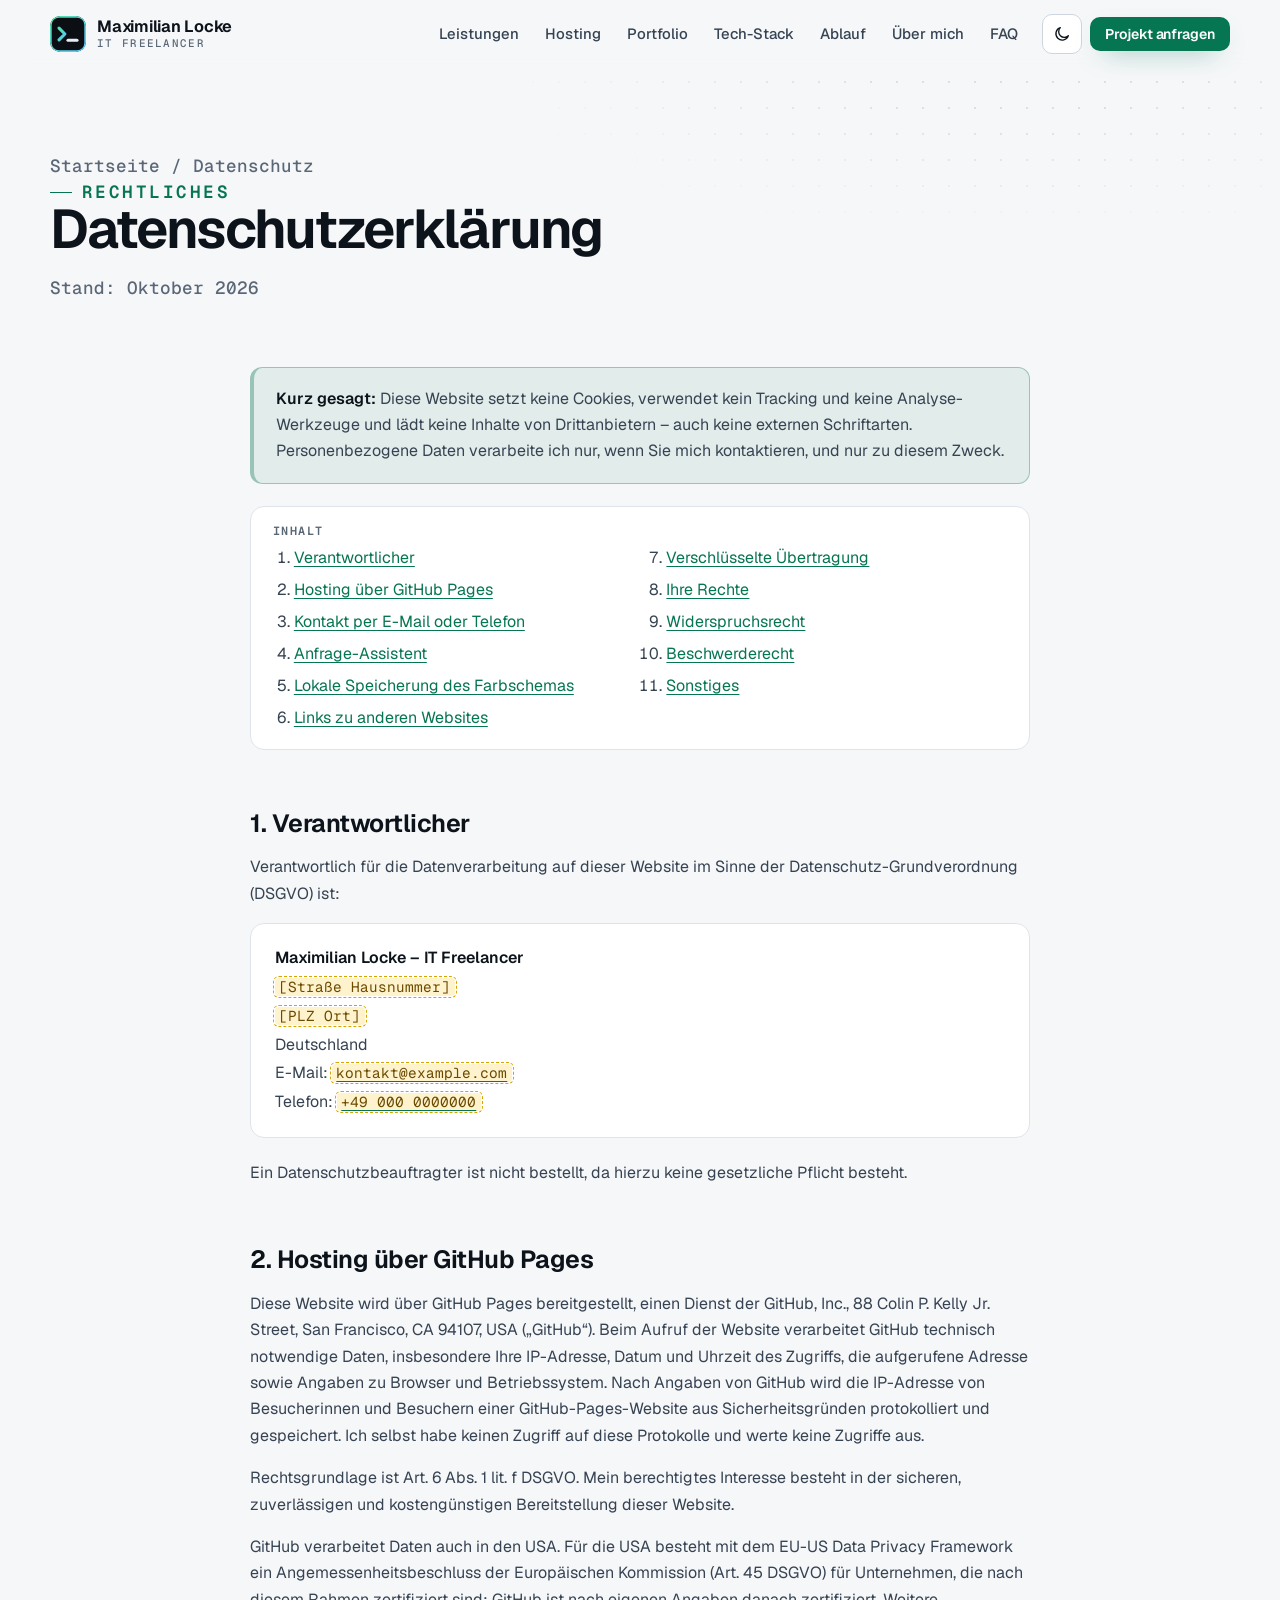
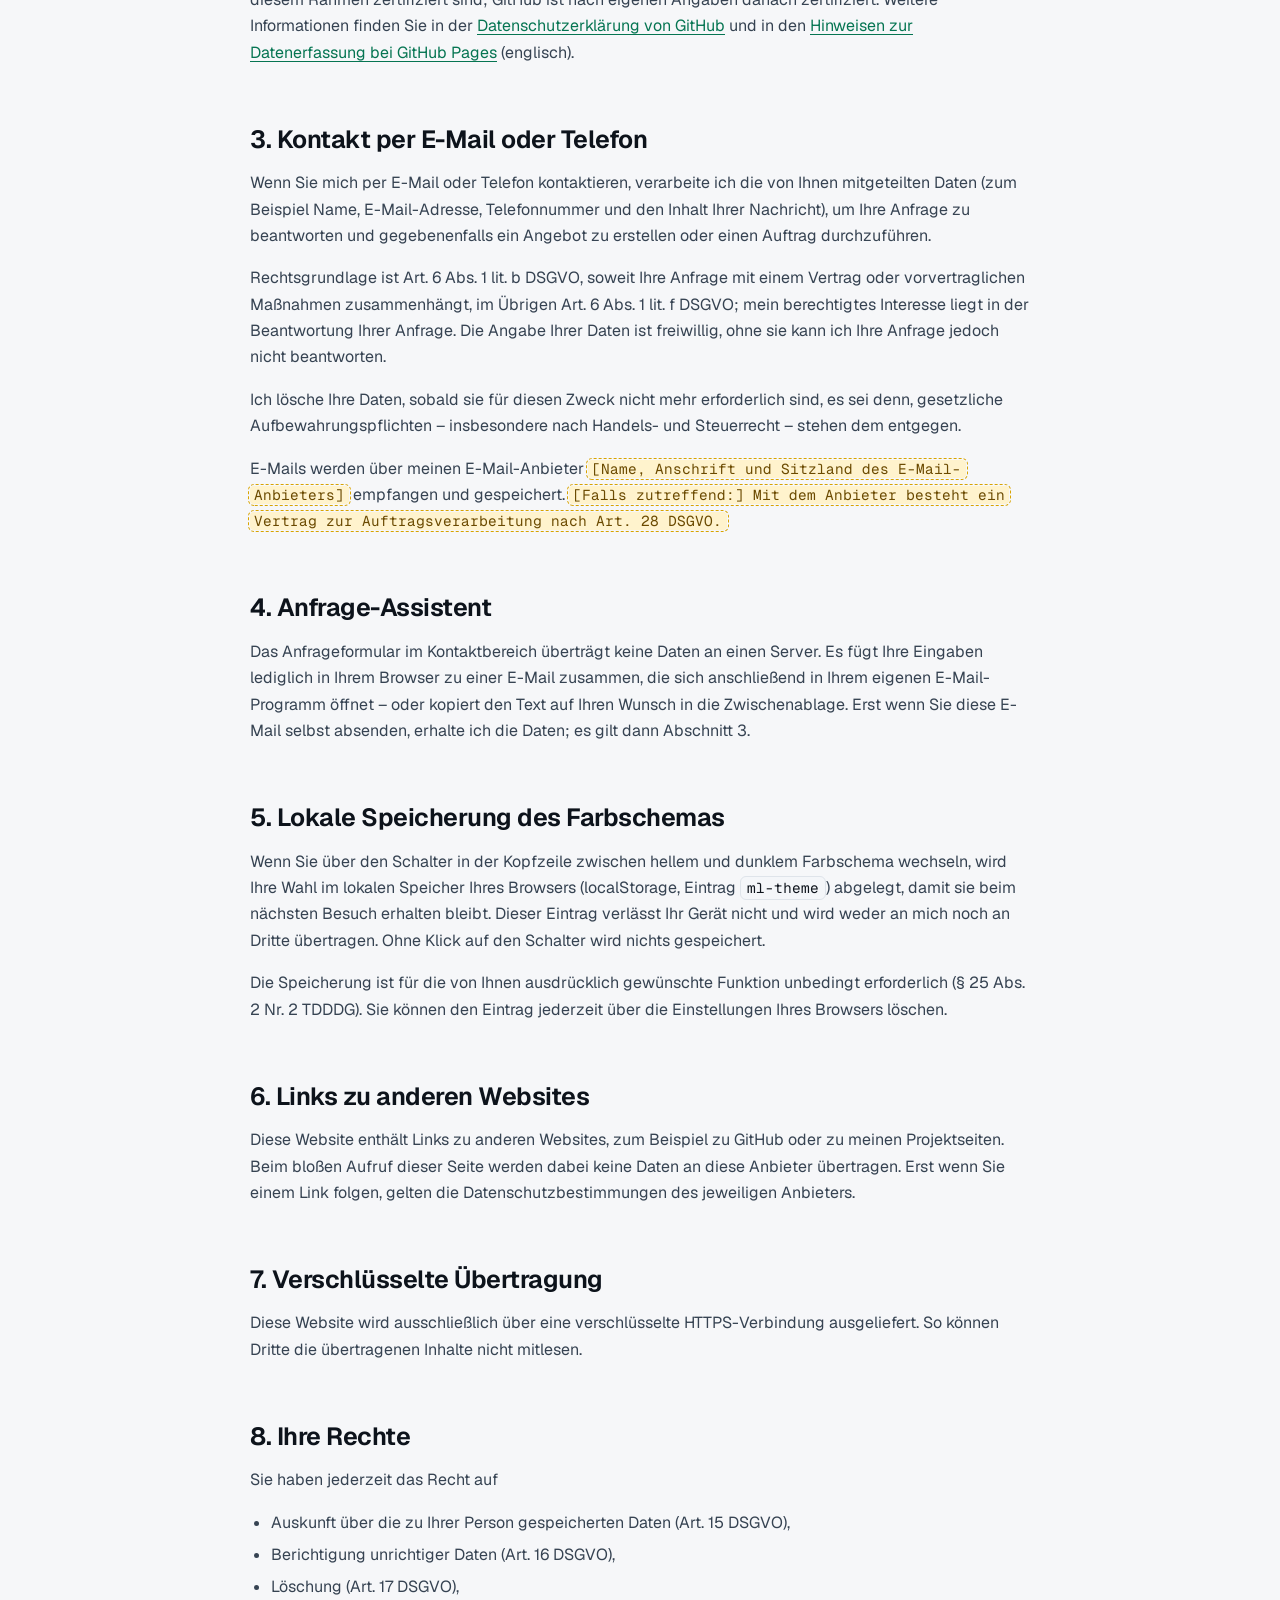
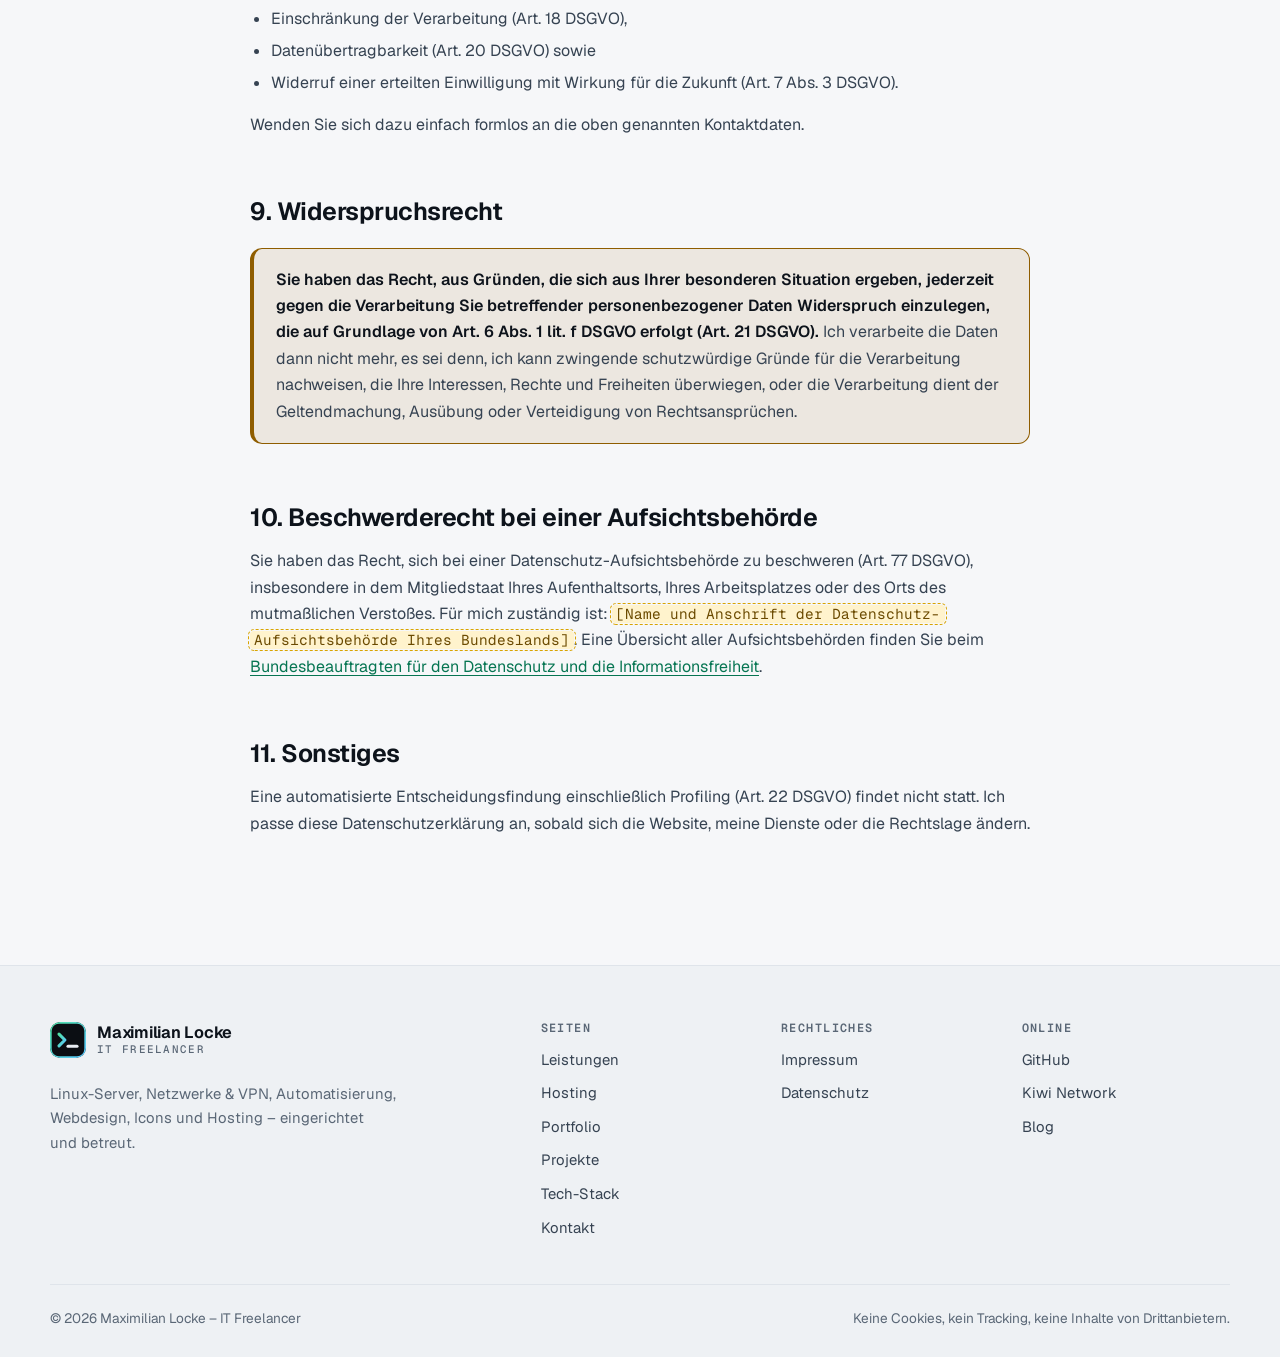
<file: datenschutz.html>
<!doctype html>
<html lang="de">
<head>
  <meta charset="utf-8">
  <meta name="viewport" content="width=device-width, initial-scale=1">
  <meta http-equiv="Content-Security-Policy" content="default-src 'self'; script-src 'self'; style-src 'self'; img-src 'self' data:; font-src 'self'; connect-src 'none'; object-src 'none'; base-uri 'self'; form-action 'self' mailto:">
  <title>Datenschutzerklärung – Maximilian Locke, IT Freelancer</title>
  <meta name="description" content="Datenschutzerklärung: keine Cookies, kein Tracking, keine Drittanbieter. Informationen zu Hosting über GitHub Pages, Kontaktaufnahme und Ihren Rechten.">
  <meta name="robots" content="noindex, follow">
  <link rel="canonical" href="https://derlocke-ng.github.io/freelancing/datenschutz.html">
  <meta name="theme-color" content="#0b0e13" media="(prefers-color-scheme: dark)">
  <meta name="theme-color" content="#f6f7f9" media="(prefers-color-scheme: light)">
  <link rel="icon" href="assets/img/favicon.svg" type="image/svg+xml">
  <link rel="apple-touch-icon" href="assets/img/apple-touch-icon.png">
  <link rel="preload" href="assets/fonts/geist-latin.woff2" as="font" type="font/woff2" crossorigin>
  <link rel="stylesheet" href="assets/css/style.css">
  <script src="assets/js/theme.js"></script>
  <script src="assets/js/main.js" defer></script>
</head>
<body>
  <a class="skip-link" href="#main">Zum Inhalt springen</a>

  <header class="site-header">
    <div class="container header-inner">
      <a class="brand" href="./" aria-label="Maximilian Locke – IT Freelancer, zur Startseite">
        <img class="brand-mark" src="assets/img/logo.svg" alt="" width="36" height="36">
        <span class="brand-text">
          <span class="brand-name">Maximilian Locke</span>
          <span class="brand-sub">IT Freelancer</span>
        </span>
      </a>

      <nav class="site-nav" id="site-nav" aria-label="Hauptnavigation">
        <ul>
          <li><a href="./#leistungen">Leistungen</a></li>
          <li><a href="./#hosting">Hosting</a></li>
          <li><a href="./#referenzen">Portfolio</a></li>
          <li><a href="./#stack">Tech-Stack</a></li>
          <li><a href="./#ablauf">Ablauf</a></li>
          <li><a href="./#ueber-mich">Über mich</a></li>
          <li><a href="./#faq">FAQ</a></li>
        </ul>
      </nav>

      <div class="header-actions">
        <button class="icon-btn js-theme" type="button" aria-label="Farbschema wechseln">
          <svg class="i-stroke theme-icon-sun" viewBox="0 0 24 24" aria-hidden="true"><circle cx="12" cy="12" r="4.2"/><path d="M12 2.5v2M12 19.5v2M4.6 4.6 6 6M18 18l1.4 1.4M2.5 12h2M19.5 12h2M4.6 19.4 6 18M18 6l1.4-1.4"/></svg>
          <svg class="i-stroke theme-icon-moon" viewBox="0 0 24 24" aria-hidden="true"><path d="M20.5 14.2A8.5 8.5 0 1 1 9.8 3.5a7 7 0 0 0 10.7 10.7Z"/></svg>
        </button>
        <a class="btn btn--primary btn--sm header-cta" href="./#kontakt">Projekt anfragen</a>
        <button class="icon-btn menu-btn js-menu" type="button" aria-expanded="false" aria-controls="site-nav" aria-label="Menü öffnen">
          <svg class="i-stroke i-menu" viewBox="0 0 24 24" aria-hidden="true"><path d="M4 7h16M4 12h16M4 17h16"/></svg>
          <svg class="i-stroke i-close" viewBox="0 0 24 24" aria-hidden="true"><path d="M6 6l12 12M18 6 6 18"/></svg>
        </button>
      </div>
    </div>
  </header>

  <main id="main">
    <section class="page-hero" aria-labelledby="page-title">
      <div class="container">
        <p class="breadcrumb"><a href="./">Startseite</a> / Datenschutz</p>
        <p class="eyebrow">Rechtliches</p>
        <h1 id="page-title">Datenschutzerklärung</h1>
        <p class="updated">Stand: Oktober 2026</p>
      </div>
    </section>

    <div class="legal">
      <div class="container prose">
        <div class="callout">
          <p><strong>Kurz gesagt:</strong> Diese Website setzt keine Cookies, verwendet kein Tracking und keine Analyse-Werkzeuge und lädt keine Inhalte von Drittanbietern – auch keine externen Schriftarten. Personenbezogene Daten verarbeite ich nur, wenn Sie mich kontaktieren, und nur zu diesem Zweck.</p>
        </div>

        <nav class="toc" aria-labelledby="toc-title">
          <p id="toc-title">Inhalt</p>
          <ol>
            <li><a href="#verantwortlicher">Verantwortlicher</a></li>
            <li><a href="#hosting">Hosting über GitHub Pages</a></li>
            <li><a href="#kontakt">Kontakt per E-Mail oder Telefon</a></li>
            <li><a href="#assistent">Anfrage-Assistent</a></li>
            <li><a href="#lokal">Lokale Speicherung des Farbschemas</a></li>
            <li><a href="#links">Links zu anderen Websites</a></li>
            <li><a href="#tls">Verschlüsselte Übertragung</a></li>
            <li><a href="#rechte">Ihre Rechte</a></li>
            <li><a href="#widerspruch">Widerspruchsrecht</a></li>
            <li><a href="#aufsicht">Beschwerderecht</a></li>
            <li><a href="#sonstiges">Sonstiges</a></li>
          </ol>
        </nav>

        <h2 id="verantwortlicher">1. Verantwortlicher</h2>
        <p>Verantwortlich für die Datenverarbeitung auf dieser Website im Sinne der Datenschutz-Grundverordnung (DSGVO) ist:</p>
        <div class="legal-card">
          <address>
            <strong>Maximilian Locke – IT Freelancer</strong><br>
            <span class="ph">[Straße Hausnummer]</span><br>
            <span class="ph">[PLZ Ort]</span><br>
            Deutschland<br>
            E-Mail: <a href="mailto:kontakt@example.com"><span class="ph">kontakt@example.com</span></a><br>
            Telefon: <a href="tel:+490000000000"><span class="ph">+49 000 0000000</span></a>
          </address>
        </div>
        <p>Ein Datenschutzbeauftragter ist nicht bestellt, da hierzu keine gesetzliche Pflicht besteht.</p>

        <h2 id="hosting">2. Hosting über GitHub Pages</h2>
        <p>Diese Website wird über GitHub Pages bereitgestellt, einen Dienst der GitHub, Inc., 88 Colin P. Kelly Jr. Street, San Francisco, CA 94107, USA („GitHub“). Beim Aufruf der Website verarbeitet GitHub technisch notwendige Daten, insbesondere Ihre IP-Adresse, Datum und Uhrzeit des Zugriffs, die aufgerufene Adresse sowie Angaben zu Browser und Betriebssystem. Nach Angaben von GitHub wird die IP-Adresse von Besucherinnen und Besuchern einer GitHub-Pages-Website aus Sicherheitsgründen protokolliert und gespeichert. Ich selbst habe keinen Zugriff auf diese Protokolle und werte keine Zugriffe aus.</p>
        <p>Rechtsgrundlage ist Art. 6 Abs. 1 lit. f DSGVO. Mein berechtigtes Interesse besteht in der sicheren, zuverlässigen und kostengünstigen Bereitstellung dieser Website.</p>
        <p>GitHub verarbeitet Daten auch in den USA. Für die USA besteht mit dem EU-US Data Privacy Framework ein Angemessenheitsbeschluss der Europäischen Kommission (Art. 45 DSGVO) für Unternehmen, die nach diesem Rahmen zertifiziert sind; GitHub ist nach eigenen Angaben danach zertifiziert. Weitere Informationen finden Sie in der <a href="https://docs.github.com/de/site-policy/privacy-policies/github-general-privacy-statement">Datenschutzerklärung von GitHub</a> und in den <a href="https://docs.github.com/en/pages/getting-started-with-github-pages/what-is-github-pages#data-collection">Hinweisen zur Datenerfassung bei GitHub Pages</a> (englisch).</p>

        <h2 id="kontakt">3. Kontakt per E-Mail oder Telefon</h2>
        <p>Wenn Sie mich per E-Mail oder Telefon kontaktieren, verarbeite ich die von Ihnen mitgeteilten Daten (zum Beispiel Name, E-Mail-Adresse, Telefonnummer und den Inhalt Ihrer Nachricht), um Ihre Anfrage zu beantworten und gegebenenfalls ein Angebot zu erstellen oder einen Auftrag durchzuführen.</p>
        <p>Rechtsgrundlage ist Art. 6 Abs. 1 lit. b DSGVO, soweit Ihre Anfrage mit einem Vertrag oder vorvertraglichen Maßnahmen zusammenhängt, im Übrigen Art. 6 Abs. 1 lit. f DSGVO; mein berechtigtes Interesse liegt in der Beantwortung Ihrer Anfrage. Die Angabe Ihrer Daten ist freiwillig, ohne sie kann ich Ihre Anfrage jedoch nicht beantworten.</p>
        <p>Ich lösche Ihre Daten, sobald sie für diesen Zweck nicht mehr erforderlich sind, es sei denn, gesetzliche Aufbewahrungspflichten – insbesondere nach Handels- und Steuerrecht – stehen dem entgegen.</p>
        <p>E-Mails werden über meinen E-Mail-Anbieter <span class="ph">[Name, Anschrift und Sitzland des E-Mail-Anbieters]</span> empfangen und gespeichert. <span class="ph">[Falls zutreffend:] Mit dem Anbieter besteht ein Vertrag zur Auftragsverarbeitung nach Art. 28 DSGVO.</span></p>

        <h2 id="assistent">4. Anfrage-Assistent</h2>
        <p>Das Anfrageformular im Kontaktbereich überträgt keine Daten an einen Server. Es fügt Ihre Eingaben lediglich in Ihrem Browser zu einer E-Mail zusammen, die sich anschließend in Ihrem eigenen E-Mail-Programm öffnet – oder kopiert den Text auf Ihren Wunsch in die Zwischenablage. Erst wenn Sie diese E-Mail selbst absenden, erhalte ich die Daten; es gilt dann Abschnitt 3.</p>

        <h2 id="lokal">5. Lokale Speicherung des Farbschemas</h2>
        <p>Wenn Sie über den Schalter in der Kopfzeile zwischen hellem und dunklem Farbschema wechseln, wird Ihre Wahl im lokalen Speicher Ihres Browsers (localStorage, Eintrag <code>ml-theme</code>) abgelegt, damit sie beim nächsten Besuch erhalten bleibt. Dieser Eintrag verlässt Ihr Gerät nicht und wird weder an mich noch an Dritte übertragen. Ohne Klick auf den Schalter wird nichts gespeichert.</p>
        <p>Die Speicherung ist für die von Ihnen ausdrücklich gewünschte Funktion unbedingt erforderlich (§ 25 Abs. 2 Nr. 2 TDDDG). Sie können den Eintrag jederzeit über die Einstellungen Ihres Browsers löschen.</p>

        <h2 id="links">6. Links zu anderen Websites</h2>
        <p>Diese Website enthält Links zu anderen Websites, zum Beispiel zu GitHub oder zu meinen Projektseiten. Beim bloßen Aufruf dieser Seite werden dabei keine Daten an diese Anbieter übertragen. Erst wenn Sie einem Link folgen, gelten die Datenschutzbestimmungen des jeweiligen Anbieters.</p>

        <h2 id="tls">7. Verschlüsselte Übertragung</h2>
        <p>Diese Website wird ausschließlich über eine verschlüsselte HTTPS-Verbindung ausgeliefert. So können Dritte die übertragenen Inhalte nicht mitlesen.</p>

        <h2 id="rechte">8. Ihre Rechte</h2>
        <p>Sie haben jederzeit das Recht auf</p>
        <ul>
          <li>Auskunft über die zu Ihrer Person gespeicherten Daten (Art. 15 DSGVO),</li>
          <li>Berichtigung unrichtiger Daten (Art. 16 DSGVO),</li>
          <li>Löschung (Art. 17 DSGVO),</li>
          <li>Einschränkung der Verarbeitung (Art. 18 DSGVO),</li>
          <li>Datenübertragbarkeit (Art. 20 DSGVO) sowie</li>
          <li>Widerruf einer erteilten Einwilligung mit Wirkung für die Zukunft (Art. 7 Abs. 3 DSGVO).</li>
        </ul>
        <p>Wenden Sie sich dazu einfach formlos an die oben genannten Kontaktdaten.</p>

        <h2 id="widerspruch">9. Widerspruchsrecht</h2>
        <div class="callout callout--amber">
          <p><strong>Sie haben das Recht, aus Gründen, die sich aus Ihrer besonderen Situation ergeben, jederzeit gegen die Verarbeitung Sie betreffender personenbezogener Daten Widerspruch einzulegen, die auf Grundlage von Art. 6 Abs. 1 lit. f DSGVO erfolgt (Art. 21 DSGVO).</strong> Ich verarbeite die Daten dann nicht mehr, es sei denn, ich kann zwingende schutzwürdige Gründe für die Verarbeitung nachweisen, die Ihre Interessen, Rechte und Freiheiten überwiegen, oder die Verarbeitung dient der Geltendmachung, Ausübung oder Verteidigung von Rechtsansprüchen.</p>
        </div>

        <h2 id="aufsicht">10. Beschwerderecht bei einer Aufsichtsbehörde</h2>
        <p>Sie haben das Recht, sich bei einer Datenschutz-Aufsichtsbehörde zu beschweren (Art. 77 DSGVO), insbesondere in dem Mitgliedstaat Ihres Aufenthaltsorts, Ihres Arbeitsplatzes oder des Orts des mutmaßlichen Verstoßes. Für mich zuständig ist: <span class="ph">[Name und Anschrift der Datenschutz-Aufsichtsbehörde Ihres Bundeslands]</span>. Eine Übersicht aller Aufsichtsbehörden finden Sie beim <a href="https://www.bfdi.bund.de/DE/Service/Anschriften/Laender/Laender-node.html">Bundesbeauftragten für den Datenschutz und die Informationsfreiheit</a>.</p>

        <h2 id="sonstiges">11. Sonstiges</h2>
        <p>Eine automatisierte Entscheidungsfindung einschließlich Profiling (Art. 22 DSGVO) findet nicht statt. Ich passe diese Datenschutzerklärung an, sobald sich die Website, meine Dienste oder die Rechtslage ändern.</p>
      </div>
    </div>
  </main>

  <footer class="site-footer">
    <div class="container footer-grid">
      <div class="footer-brand">
        <a class="brand" href="./" aria-label="Maximilian Locke – IT Freelancer, zur Startseite">
          <img class="brand-mark" src="assets/img/logo.svg" alt="" width="36" height="36">
          <span class="brand-text"><span class="brand-name">Maximilian Locke</span><span class="brand-sub">IT Freelancer</span></span>
        </a>
        <p>Linux-Server, Netzwerke &amp; VPN, Automatisierung, Webdesign, Icons und Hosting – eingerichtet und betreut.</p>
      </div>
      <nav aria-labelledby="f-nav-seiten">
        <h2 class="footer-title" id="f-nav-seiten">Seiten</h2>
        <ul class="footer-links">
          <li><a href="./#leistungen">Leistungen</a></li>
          <li><a href="./#hosting">Hosting</a></li>
          <li><a href="./#referenzen">Portfolio</a></li>
          <li><a href="projekte.html">Projekte</a></li>
          <li><a href="./#stack">Tech-Stack</a></li>
          <li><a href="./#kontakt">Kontakt</a></li>
        </ul>
      </nav>
      <nav aria-labelledby="f-nav-recht">
        <h2 class="footer-title" id="f-nav-recht">Rechtliches</h2>
        <ul class="footer-links">
          <li><a href="impressum.html">Impressum</a></li>
          <li><a href="datenschutz.html" aria-current="page">Datenschutz</a></li>
        </ul>
      </nav>
      <nav aria-labelledby="f-nav-online">
        <h2 class="footer-title" id="f-nav-online">Online</h2>
        <ul class="footer-links">
          <li><a href="https://github.com/derlocke-ng">GitHub</a></li>
          <li><a href="https://kiwi-network.eu">Kiwi Network</a></li>
          <li><a href="https://derlocke.net">Blog</a></li>
        </ul>
      </nav>
    </div>
    <div class="container footer-bottom">
      <p>© <span class="js-year">2026</span> Maximilian Locke – IT Freelancer</p>
      <p>Keine Cookies, kein Tracking, keine Inhalte von Drittanbietern.</p>
    </div>
  </footer>
</body>
</html>
</file>
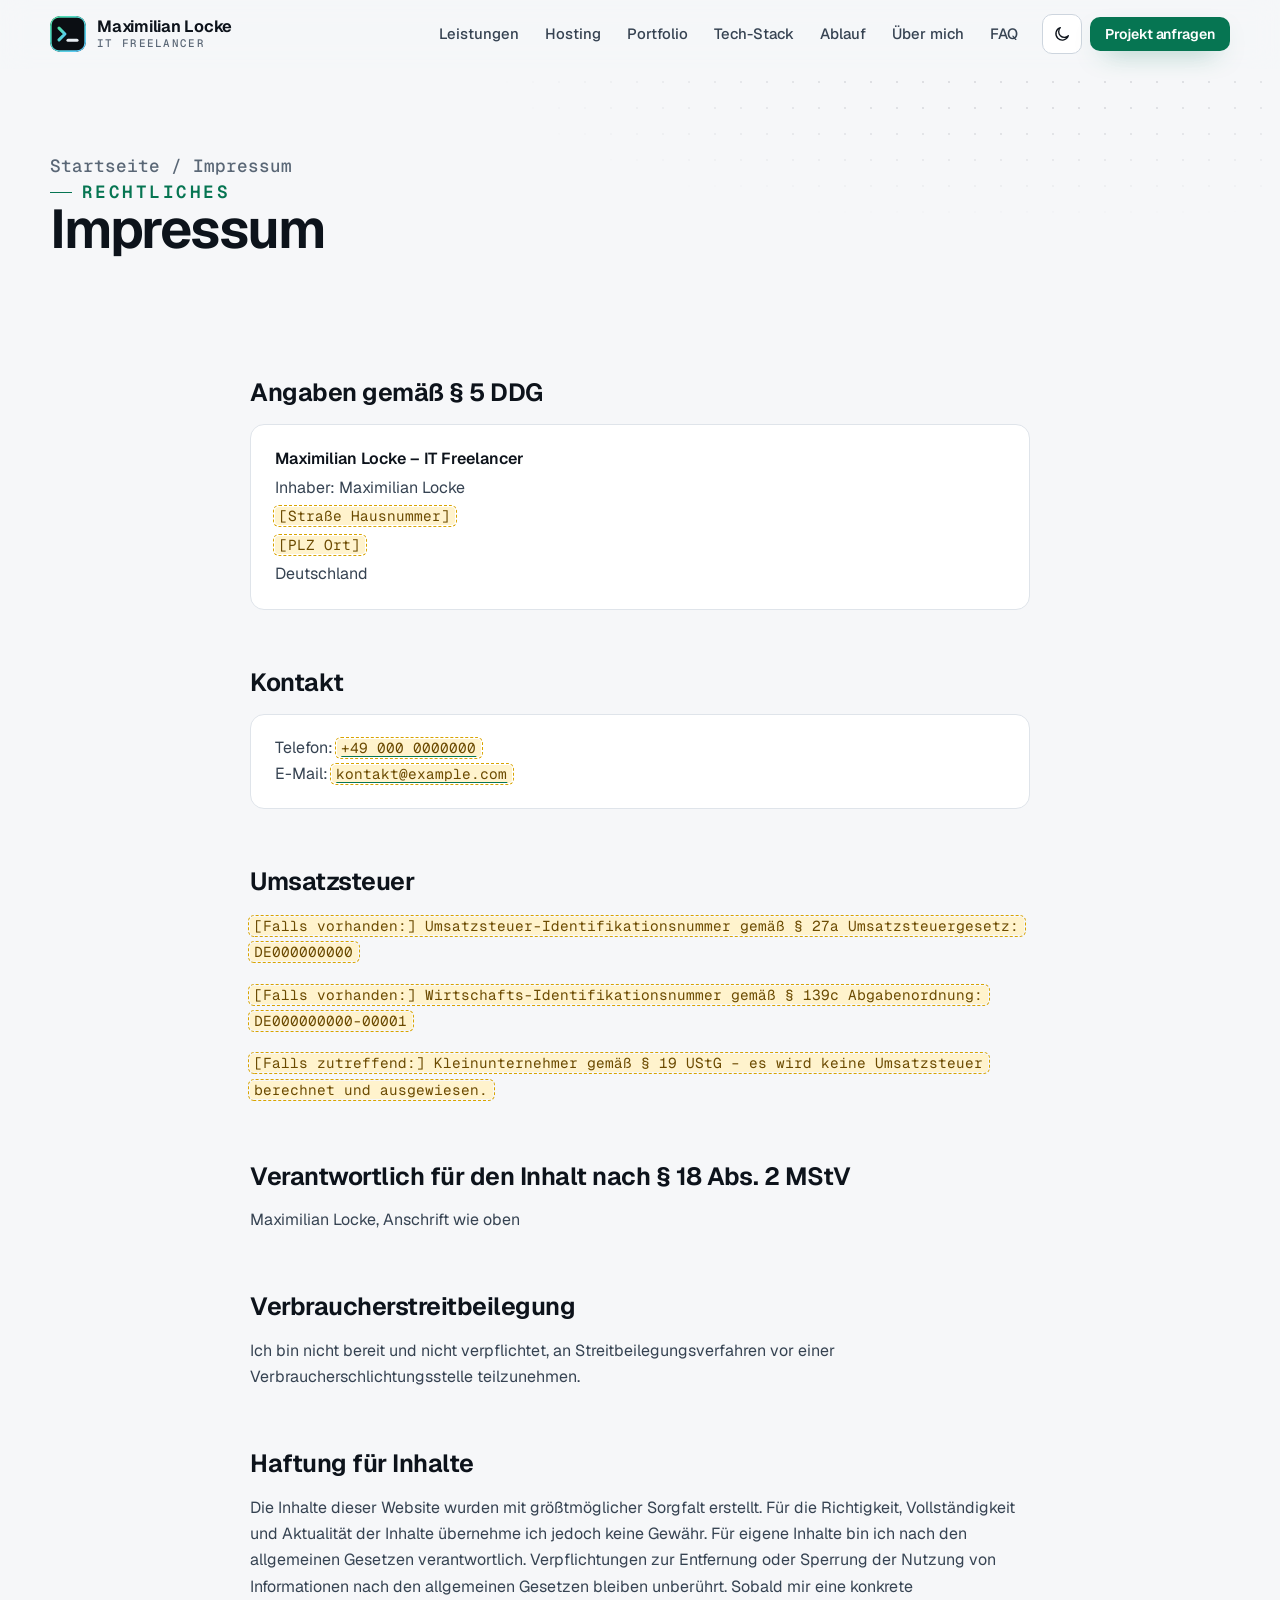
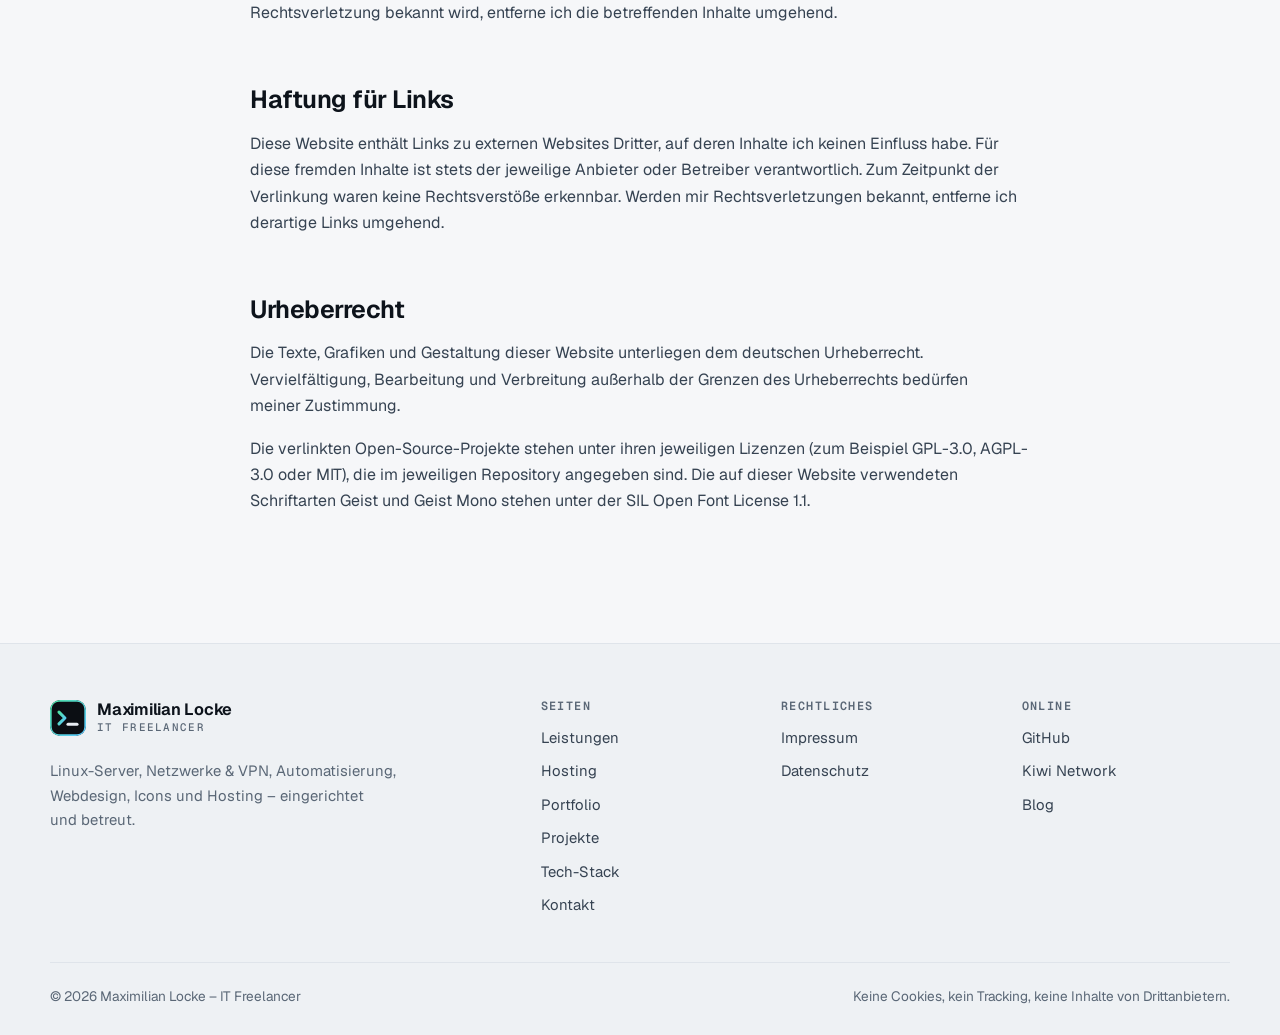
<file: impressum.html>
<!doctype html>
<html lang="de">
<head>
  <meta charset="utf-8">
  <meta name="viewport" content="width=device-width, initial-scale=1">
  <meta http-equiv="Content-Security-Policy" content="default-src 'self'; script-src 'self'; style-src 'self'; img-src 'self' data:; font-src 'self'; connect-src 'none'; object-src 'none'; base-uri 'self'; form-action 'self' mailto:">
  <title>Impressum – Maximilian Locke, IT Freelancer</title>
  <meta name="description" content="Impressum und Anbieterkennzeichnung von Maximilian Locke – IT Freelancer.">
  <meta name="robots" content="noindex, follow">
  <link rel="canonical" href="https://derlocke-ng.github.io/freelancing/impressum.html">
  <meta name="theme-color" content="#0b0e13" media="(prefers-color-scheme: dark)">
  <meta name="theme-color" content="#f6f7f9" media="(prefers-color-scheme: light)">
  <link rel="icon" href="assets/img/favicon.svg" type="image/svg+xml">
  <link rel="apple-touch-icon" href="assets/img/apple-touch-icon.png">
  <link rel="preload" href="assets/fonts/geist-latin.woff2" as="font" type="font/woff2" crossorigin>
  <link rel="stylesheet" href="assets/css/style.css">
  <script src="assets/js/theme.js"></script>
  <script src="assets/js/main.js" defer></script>
</head>
<body>
  <a class="skip-link" href="#main">Zum Inhalt springen</a>

  <header class="site-header">
    <div class="container header-inner">
      <a class="brand" href="./" aria-label="Maximilian Locke – IT Freelancer, zur Startseite">
        <img class="brand-mark" src="assets/img/logo.svg" alt="" width="36" height="36">
        <span class="brand-text">
          <span class="brand-name">Maximilian Locke</span>
          <span class="brand-sub">IT Freelancer</span>
        </span>
      </a>

      <nav class="site-nav" id="site-nav" aria-label="Hauptnavigation">
        <ul>
          <li><a href="./#leistungen">Leistungen</a></li>
          <li><a href="./#hosting">Hosting</a></li>
          <li><a href="./#referenzen">Portfolio</a></li>
          <li><a href="./#stack">Tech-Stack</a></li>
          <li><a href="./#ablauf">Ablauf</a></li>
          <li><a href="./#ueber-mich">Über mich</a></li>
          <li><a href="./#faq">FAQ</a></li>
        </ul>
      </nav>

      <div class="header-actions">
        <button class="icon-btn js-theme" type="button" aria-label="Farbschema wechseln">
          <svg class="i-stroke theme-icon-sun" viewBox="0 0 24 24" aria-hidden="true"><circle cx="12" cy="12" r="4.2"/><path d="M12 2.5v2M12 19.5v2M4.6 4.6 6 6M18 18l1.4 1.4M2.5 12h2M19.5 12h2M4.6 19.4 6 18M18 6l1.4-1.4"/></svg>
          <svg class="i-stroke theme-icon-moon" viewBox="0 0 24 24" aria-hidden="true"><path d="M20.5 14.2A8.5 8.5 0 1 1 9.8 3.5a7 7 0 0 0 10.7 10.7Z"/></svg>
        </button>
        <a class="btn btn--primary btn--sm header-cta" href="./#kontakt">Projekt anfragen</a>
        <button class="icon-btn menu-btn js-menu" type="button" aria-expanded="false" aria-controls="site-nav" aria-label="Menü öffnen">
          <svg class="i-stroke i-menu" viewBox="0 0 24 24" aria-hidden="true"><path d="M4 7h16M4 12h16M4 17h16"/></svg>
          <svg class="i-stroke i-close" viewBox="0 0 24 24" aria-hidden="true"><path d="M6 6l12 12M18 6 6 18"/></svg>
        </button>
      </div>
    </div>
  </header>

  <main id="main">
    <section class="page-hero" aria-labelledby="page-title">
      <div class="container">
        <p class="breadcrumb"><a href="./">Startseite</a> / Impressum</p>
        <p class="eyebrow">Rechtliches</p>
        <h1 id="page-title">Impressum</h1>
      </div>
    </section>

    <div class="legal">
      <div class="container prose">
        <h2>Angaben gemäß § 5 DDG</h2>
        <div class="legal-card">
          <address>
            <strong>Maximilian Locke – IT Freelancer</strong><br>
            Inhaber: Maximilian Locke<br>
            <span class="ph">[Straße Hausnummer]</span><br>
            <span class="ph">[PLZ Ort]</span><br>
            Deutschland
          </address>
        </div>

        <h2>Kontakt</h2>
        <div class="legal-card">
          <p>
            Telefon: <a href="tel:+490000000000"><span class="ph">+49 000 0000000</span></a><br>
            E-Mail: <a href="mailto:kontakt@example.com"><span class="ph">kontakt@example.com</span></a>
          </p>
        </div>

        <h2>Umsatzsteuer</h2>
        <p><span class="ph">[Falls vorhanden:] Umsatzsteuer-Identifikationsnummer gemäß § 27a Umsatzsteuergesetz: DE000000000</span></p>
        <p><span class="ph">[Falls vorhanden:] Wirtschafts-Identifikationsnummer gemäß § 139c Abgabenordnung: DE000000000-00001</span></p>
        <p><span class="ph">[Falls zutreffend:] Kleinunternehmer gemäß § 19 UStG – es wird keine Umsatzsteuer berechnet und ausgewiesen.</span></p>

        <h2>Verantwortlich für den Inhalt nach § 18 Abs. 2 MStV</h2>
        <p>Maximilian Locke, Anschrift wie oben</p>

        <h2>Verbraucherstreitbeilegung</h2>
        <p>Ich bin nicht bereit und nicht verpflichtet, an Streitbeilegungsverfahren vor einer Verbraucherschlichtungsstelle teilzunehmen.</p>

        <h2>Haftung für Inhalte</h2>
        <p>Die Inhalte dieser Website wurden mit größtmöglicher Sorgfalt erstellt. Für die Richtigkeit, Vollständigkeit und Aktualität der Inhalte übernehme ich jedoch keine Gewähr. Für eigene Inhalte bin ich nach den allgemeinen Gesetzen verantwortlich. Verpflichtungen zur Entfernung oder Sperrung der Nutzung von Informationen nach den allgemeinen Gesetzen bleiben unberührt. Sobald mir eine konkrete Rechtsverletzung bekannt wird, entferne ich die betreffenden Inhalte umgehend.</p>

        <h2>Haftung für Links</h2>
        <p>Diese Website enthält Links zu externen Websites Dritter, auf deren Inhalte ich keinen Einfluss habe. Für diese fremden Inhalte ist stets der jeweilige Anbieter oder Betreiber verantwortlich. Zum Zeitpunkt der Verlinkung waren keine Rechtsverstöße erkennbar. Werden mir Rechtsverletzungen bekannt, entferne ich derartige Links umgehend.</p>

        <h2>Urheberrecht</h2>
        <p>Die Texte, Grafiken und Gestaltung dieser Website unterliegen dem deutschen Urheberrecht. Vervielfältigung, Bearbeitung und Verbreitung außerhalb der Grenzen des Urheberrechts bedürfen meiner Zustimmung.</p>
        <p>Die verlinkten Open-Source-Projekte stehen unter ihren jeweiligen Lizenzen (zum Beispiel GPL-3.0, AGPL-3.0 oder MIT), die im jeweiligen Repository angegeben sind. Die auf dieser Website verwendeten Schriftarten Geist und Geist Mono stehen unter der SIL Open Font License 1.1.</p>
      </div>
    </div>
  </main>

  <footer class="site-footer">
    <div class="container footer-grid">
      <div class="footer-brand">
        <a class="brand" href="./" aria-label="Maximilian Locke – IT Freelancer, zur Startseite">
          <img class="brand-mark" src="assets/img/logo.svg" alt="" width="36" height="36">
          <span class="brand-text"><span class="brand-name">Maximilian Locke</span><span class="brand-sub">IT Freelancer</span></span>
        </a>
        <p>Linux-Server, Netzwerke &amp; VPN, Automatisierung, Webdesign, Icons und Hosting – eingerichtet und betreut.</p>
      </div>
      <nav aria-labelledby="f-nav-seiten">
        <h2 class="footer-title" id="f-nav-seiten">Seiten</h2>
        <ul class="footer-links">
          <li><a href="./#leistungen">Leistungen</a></li>
          <li><a href="./#hosting">Hosting</a></li>
          <li><a href="./#referenzen">Portfolio</a></li>
          <li><a href="projekte.html">Projekte</a></li>
          <li><a href="./#stack">Tech-Stack</a></li>
          <li><a href="./#kontakt">Kontakt</a></li>
        </ul>
      </nav>
      <nav aria-labelledby="f-nav-recht">
        <h2 class="footer-title" id="f-nav-recht">Rechtliches</h2>
        <ul class="footer-links">
          <li><a href="impressum.html" aria-current="page">Impressum</a></li>
          <li><a href="datenschutz.html">Datenschutz</a></li>
        </ul>
      </nav>
      <nav aria-labelledby="f-nav-online">
        <h2 class="footer-title" id="f-nav-online">Online</h2>
        <ul class="footer-links">
          <li><a href="https://github.com/derlocke-ng">GitHub</a></li>
          <li><a href="https://kiwi-network.eu">Kiwi Network</a></li>
          <li><a href="https://derlocke.net">Blog</a></li>
        </ul>
      </nav>
    </div>
    <div class="container footer-bottom">
      <p>© <span class="js-year">2026</span> Maximilian Locke – IT Freelancer</p>
      <p>Keine Cookies, kein Tracking, keine Inhalte von Drittanbietern.</p>
    </div>
  </footer>
</body>
</html>
</file>
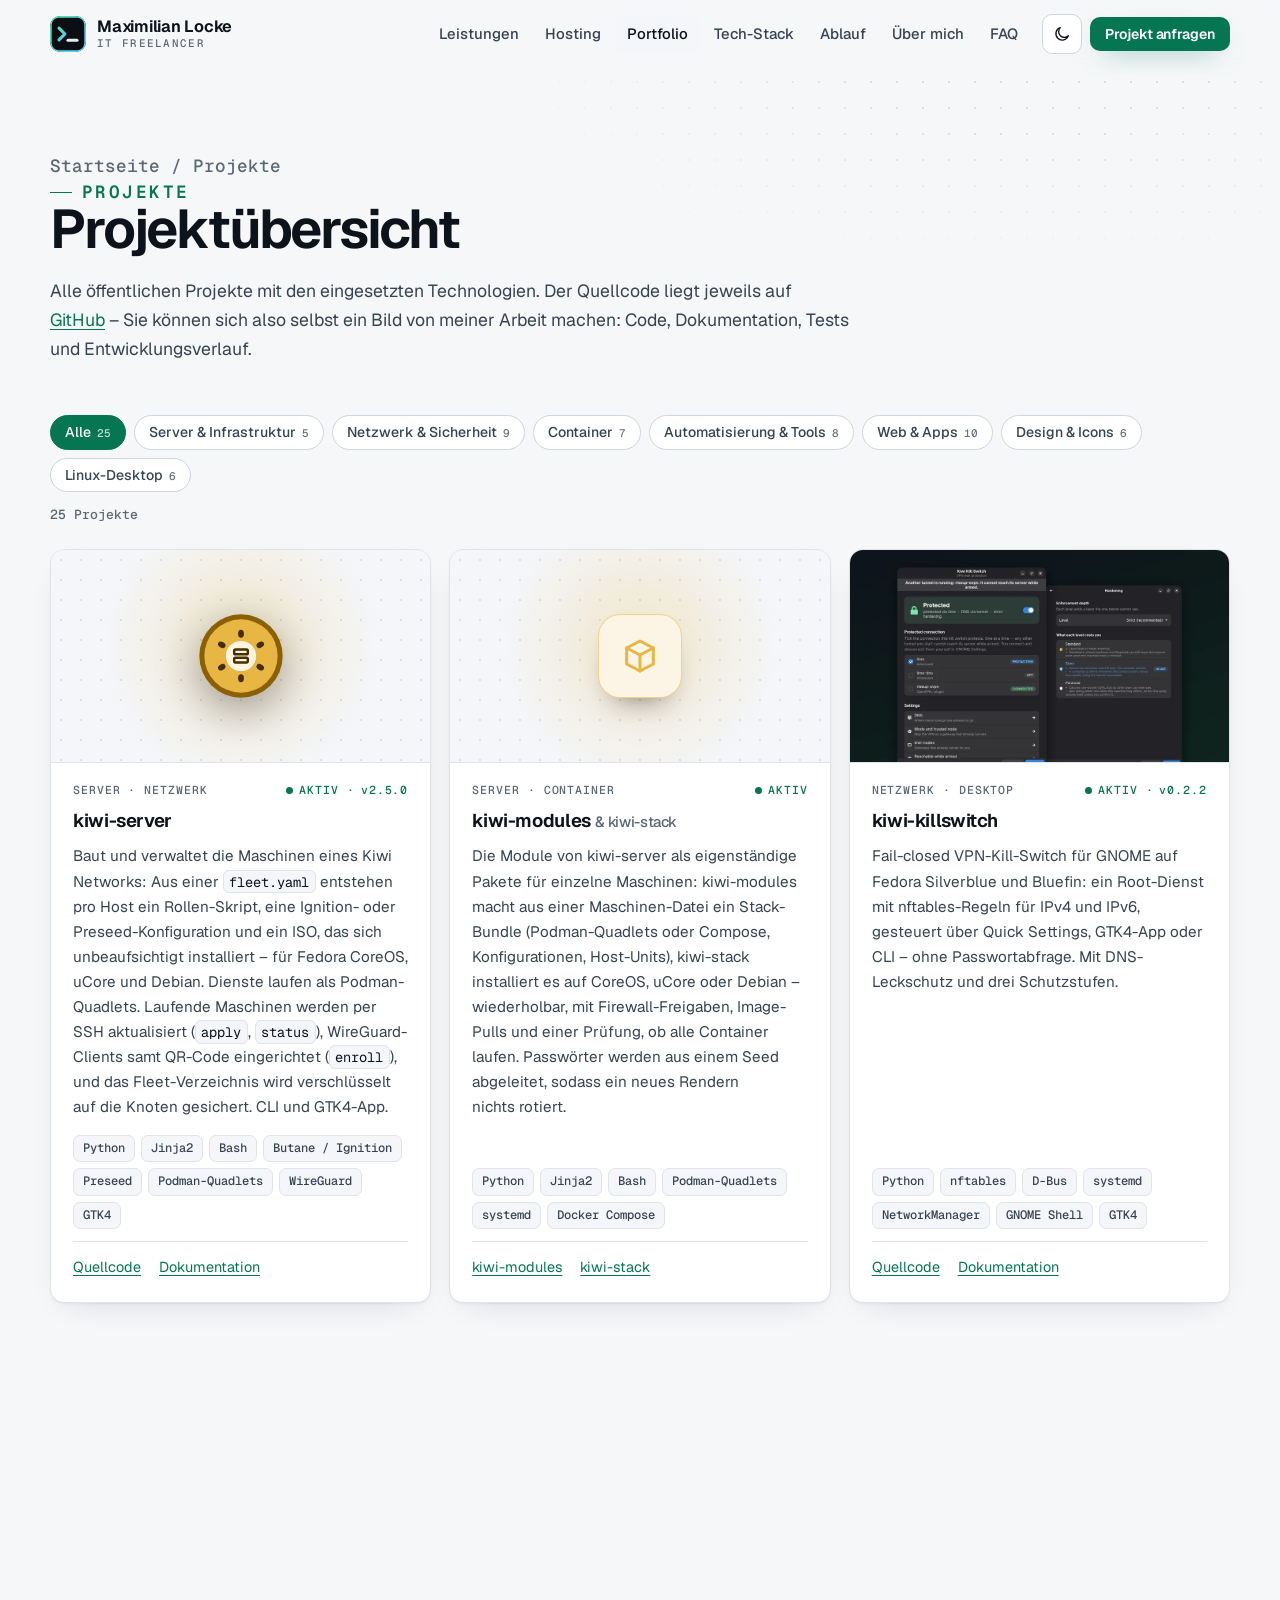
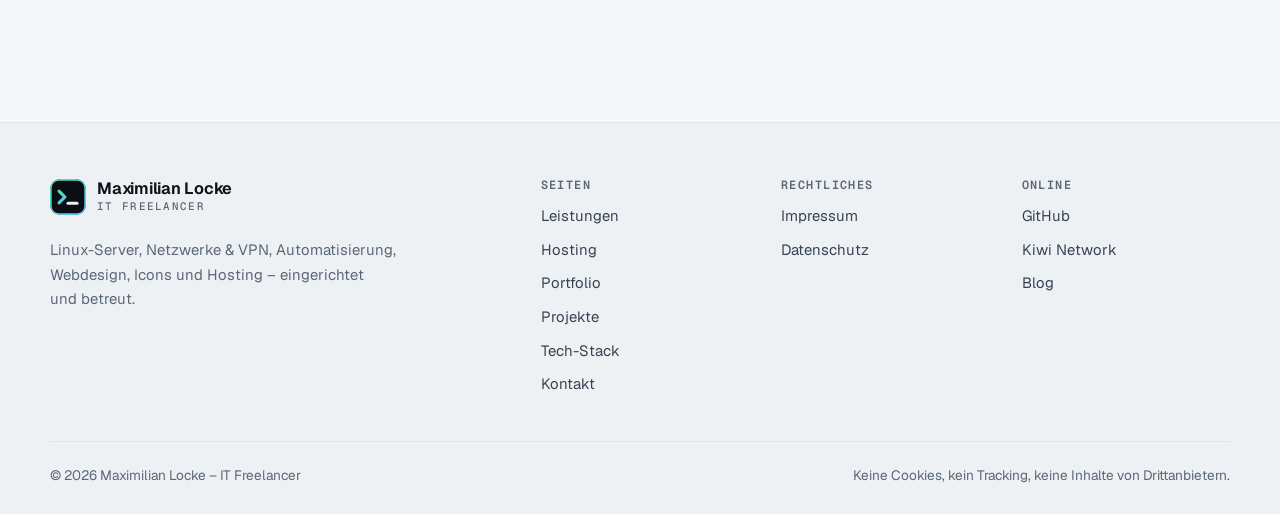
<file: projekte.html>
<!doctype html>
<html lang="de">
<head>
  <meta charset="utf-8">
  <meta name="viewport" content="width=device-width, initial-scale=1">
  <meta http-equiv="Content-Security-Policy" content="default-src 'self'; script-src 'self'; style-src 'self'; img-src 'self' data:; font-src 'self'; connect-src 'none'; object-src 'none'; base-uri 'self'; form-action 'self' mailto:">
  <title>Projekte – Maximilian Locke, IT Freelancer</title>
  <meta name="description" content="Über 25 Open-Source-Projekte mit Technologien und Links: Server-Automatisierung, WireGuard-Netzwerke, VPN-Kill-Switch, Container, Web-Apps, Webseiten und Icon-Design.">
  <link rel="canonical" href="https://derlocke-ng.github.io/freelancing/projekte.html">
  <meta name="theme-color" content="#0b0e13" media="(prefers-color-scheme: dark)">
  <meta name="theme-color" content="#f6f7f9" media="(prefers-color-scheme: light)">
  <meta property="og:type" content="website">
  <meta property="og:locale" content="de_DE">
  <meta property="og:site_name" content="Maximilian Locke – IT Freelancer">
  <meta property="og:title" content="Projekte – Maximilian Locke, IT Freelancer">
  <meta property="og:description" content="Server-Automatisierung, Netzwerke &amp; VPN, Container, Web-Apps und Icon-Design – alle Projekte mit eingesetzten Technologien.">
  <meta property="og:url" content="https://derlocke-ng.github.io/freelancing/projekte.html">
  <meta property="og:image" content="https://derlocke-ng.github.io/freelancing/assets/img/og-image.png">
  <meta property="og:image:width" content="1200">
  <meta property="og:image:height" content="630">
  <meta name="twitter:card" content="summary_large_image">
  <link rel="icon" href="assets/img/favicon.svg" type="image/svg+xml">
  <link rel="apple-touch-icon" href="assets/img/apple-touch-icon.png">
  <link rel="preload" href="assets/fonts/geist-latin.woff2" as="font" type="font/woff2" crossorigin>
  <link rel="stylesheet" href="assets/css/style.css">
  <script src="assets/js/theme.js"></script>
  <script src="assets/js/main.js" defer></script>
</head>
<body>
  <a class="skip-link" href="#main">Zum Inhalt springen</a>

  <header class="site-header">
    <div class="container header-inner">
      <a class="brand" href="./" aria-label="Maximilian Locke – IT Freelancer, zur Startseite">
        <img class="brand-mark" src="assets/img/logo.svg" alt="" width="36" height="36">
        <span class="brand-text">
          <span class="brand-name">Maximilian Locke</span>
          <span class="brand-sub">IT Freelancer</span>
        </span>
      </a>

      <nav class="site-nav" id="site-nav" aria-label="Hauptnavigation">
        <ul>
          <li><a href="./#leistungen">Leistungen</a></li>
          <li><a href="./#hosting">Hosting</a></li>
          <li><a href="./#referenzen" class="is-active" aria-current="true">Portfolio</a></li>
          <li><a href="./#stack">Tech-Stack</a></li>
          <li><a href="./#ablauf">Ablauf</a></li>
          <li><a href="./#ueber-mich">Über mich</a></li>
          <li><a href="./#faq">FAQ</a></li>
        </ul>
      </nav>

      <div class="header-actions">
        <button class="icon-btn js-theme" type="button" aria-label="Farbschema wechseln">
          <svg class="i-stroke theme-icon-sun" viewBox="0 0 24 24" aria-hidden="true"><circle cx="12" cy="12" r="4.2"/><path d="M12 2.5v2M12 19.5v2M4.6 4.6 6 6M18 18l1.4 1.4M2.5 12h2M19.5 12h2M4.6 19.4 6 18M18 6l1.4-1.4"/></svg>
          <svg class="i-stroke theme-icon-moon" viewBox="0 0 24 24" aria-hidden="true"><path d="M20.5 14.2A8.5 8.5 0 1 1 9.8 3.5a7 7 0 0 0 10.7 10.7Z"/></svg>
        </button>
        <a class="btn btn--primary btn--sm header-cta" href="./#kontakt">Projekt anfragen</a>
        <button class="icon-btn menu-btn js-menu" type="button" aria-expanded="false" aria-controls="site-nav" aria-label="Menü öffnen">
          <svg class="i-stroke i-menu" viewBox="0 0 24 24" aria-hidden="true"><path d="M4 7h16M4 12h16M4 17h16"/></svg>
          <svg class="i-stroke i-close" viewBox="0 0 24 24" aria-hidden="true"><path d="M6 6l12 12M18 6 6 18"/></svg>
        </button>
      </div>
    </div>
  </header>

  <main id="main">
    <section class="page-hero" aria-labelledby="page-title">
      <div class="container">
        <p class="breadcrumb"><a href="./">Startseite</a> / Projekte</p>
        <p class="eyebrow">Projekte</p>
        <h1 id="page-title">Projektübersicht</h1>
        <p>Alle öffentlichen Projekte mit den eingesetzten Technologien. Der Quellcode liegt jeweils auf <a href="https://github.com/derlocke-ng">GitHub</a> – Sie können sich also selbst ein Bild von meiner Arbeit machen: Code, Dokumentation, Tests und Entwicklungsverlauf.</p>
      </div>
    </section>

    <section class="section section--flush" aria-label="Projekte" id="projekte">
      <div class="container">
        <div class="filters js-filters" role="group" aria-label="Projekte filtern">
          <button class="filter-btn" type="button" data-filter="alle" aria-pressed="true">Alle<span class="count"></span></button>
          <button class="filter-btn" type="button" data-filter="server" aria-pressed="false">Server &amp; Infrastruktur<span class="count"></span></button>
          <button class="filter-btn" type="button" data-filter="network" aria-pressed="false">Netzwerk &amp; Sicherheit<span class="count"></span></button>
          <button class="filter-btn" type="button" data-filter="container" aria-pressed="false">Container<span class="count"></span></button>
          <button class="filter-btn" type="button" data-filter="automation" aria-pressed="false">Automatisierung &amp; Tools<span class="count"></span></button>
          <button class="filter-btn" type="button" data-filter="web" aria-pressed="false">Web &amp; Apps<span class="count"></span></button>
          <button class="filter-btn" type="button" data-filter="design" aria-pressed="false">Design &amp; Icons<span class="count"></span></button>
          <button class="filter-btn" type="button" data-filter="desktop" aria-pressed="false">Linux-Desktop<span class="count"></span></button>
        </div>
        <p class="result-count js-result-count" aria-live="polite"></p>

        <div class="project-grid">
          <!-- kiwi-server -->
          <article class="card project js-project reveal" id="kiwi-server" data-cat="server network automation">
            <div class="project-media project-media--icon tile-server">
              <img src="assets/img/kiwi/kiwi-server.svg" alt="" width="92" height="92" loading="lazy">
            </div>
            <div class="project-body">
              <div class="project-meta"><span>Server · Netzwerk</span><span class="status status--active">Aktiv · <span class="ver">v2.5.0</span></span></div>
              <h3>kiwi-server</h3>
              <p>Baut und verwaltet die Maschinen eines Kiwi Networks: Aus einer <code>fleet.yaml</code> entstehen pro Host ein Rollen-Skript, eine Ignition- oder Preseed-Konfiguration und ein ISO, das sich unbeaufsichtigt installiert – für Fedora CoreOS, uCore und Debian. Dienste laufen als Podman-Quadlets. Laufende Maschinen werden per SSH aktualisiert (<code>apply</code>, <code>status</code>), WireGuard-Clients samt QR-Code eingerichtet (<code>enroll</code>), und das Fleet-Verzeichnis wird verschlüsselt auf die Knoten gesichert. CLI und GTK4-App.</p>
              <ul class="chips"><li>Python</li><li>Jinja2</li><li>Bash</li><li>Butane / Ignition</li><li>Preseed</li><li>Podman-Quadlets</li><li>WireGuard</li><li>GTK4</li></ul>
              <div class="project-links"><a href="https://github.com/derlocke-ng/kiwi-server">Quellcode</a><a href="https://kiwi-network.eu/docs/server/">Dokumentation</a></div>
            </div>
          </article>

          <article class="card project js-project reveal" id="kiwi-modules" data-cat="server container automation">
            <div class="project-media project-media--icon tile-server">
              <span class="glyph"><svg class="i-stroke" viewBox="0 0 24 24" aria-hidden="true"><path d="M12 3 4 7.2v9.6L12 21l8-4.2V7.2L12 3Z"/><path d="M4 7.2 12 11.4l8-4.2M12 11.4V21"/></svg></span>
            </div>
            <div class="project-body">
              <div class="project-meta"><span>Server · Container</span><span class="status status--active">Aktiv</span></div>
              <h3>kiwi-modules <small>&amp; kiwi-stack</small></h3>
              <p>Die Module von kiwi-server als eigenständige Pakete für einzelne Maschinen: kiwi-modules macht aus einer Maschinen-Datei ein Stack-Bundle (Podman-Quadlets oder Compose, Konfigurationen, Host-Units), kiwi-stack installiert es auf CoreOS, uCore oder Debian – wiederholbar, mit Firewall-Freigaben, Image-Pulls und einer Prüfung, ob alle Container laufen. Passwörter werden aus einem Seed abgeleitet, sodass ein neues Rendern nichts rotiert.</p>
              <ul class="chips"><li>Python</li><li>Jinja2</li><li>Bash</li><li>Podman-Quadlets</li><li>systemd</li><li>Docker Compose</li></ul>
              <div class="project-links"><a href="https://github.com/derlocke-ng/kiwi-modules">kiwi-modules</a><a href="https://github.com/derlocke-ng/kiwi-stack">kiwi-stack</a></div>
            </div>
          </article>

          <!-- kiwi-killswitch -->
          <article class="card project js-project reveal" id="kiwi-killswitch" data-cat="network desktop">
            <div class="project-media">
              <img class="cover" src="assets/img/projects/kiwi-killswitch.webp" alt="GTK4-Oberfläche von kiwi-killswitch mit Schutzstatus und Schutzstufen" width="960" height="600" loading="lazy" decoding="async">
            </div>
            <div class="project-body">
              <div class="project-meta"><span>Netzwerk · Desktop</span><span class="status status--active">Aktiv · <span class="ver">v0.2.2</span></span></div>
              <h3>kiwi-killswitch</h3>
              <p>Fail-closed VPN-Kill-Switch für GNOME auf Fedora Silverblue und Bluefin: ein Root-Dienst mit nftables-Regeln für IPv4 und IPv6, gesteuert über Quick Settings, GTK4-App oder CLI – ohne Passwortabfrage. Mit DNS-Leckschutz und drei Schutzstufen.</p>
              <ul class="chips"><li>Python</li><li>nftables</li><li>D-Bus</li><li>systemd</li><li>NetworkManager</li><li>GNOME Shell</li><li>GTK4</li></ul>
              <div class="project-links"><a href="https://github.com/derlocke-ng/kiwi-killswitch">Quellcode</a><a href="https://kiwi-network.eu/docs/apps/kiwi-killswitch/">Dokumentation</a></div>
            </div>
          </article>

          <!-- derlocke.net -->
          <article class="card project js-project reveal" id="derlocke-net" data-cat="web design">
            <div class="project-media">
              <img class="cover" src="assets/img/projects/derlocke-blog.webp" alt="Blogbeitrag auf derlocke.net mit Inhaltsverzeichnis und Code-Beispiel" width="960" height="600" loading="lazy" decoding="async">
            </div>
            <div class="project-body">
              <div class="project-meta"><span>Web · Design</span><span class="status status--active">Aktiv</span></div>
              <h3>derlocke.net <small>Kiwi Blog 2</small></h3>
              <p>Mein Blog auf Basis von Kiwi Blog 2, einem eigenen Static-Site-Generator mit Admin-Oberfläche im Browser: schreiben, als Git-Commit speichern, automatisch veröffentlichen. Rund 7&nbsp;KB CSS und 3&nbsp;KB JavaScript, Volltextsuche, RSS und Dark Mode.</p>
              <ul class="chips"><li>Node.js</li><li>JavaScript</li><li>Markdown</li><li>GitHub API</li><li>Web Crypto</li><li>GitHub Actions</li></ul>
              <div class="project-links"><a href="https://derlocke.net">Live ansehen</a><a href="https://github.com/derlocke-ng/derlocke-blog">Quellcode</a></div>
            </div>
          </article>

          <!-- kiwi-gen -->
          <article class="card project js-project reveal" id="kiwi-gen" data-cat="web network">
            <div class="project-media">
              <img class="cover" src="assets/img/projects/kiwi-gen.webp" alt="Kiwi Key Generator: Tresor mit Root-CA, SSH-CA, Schlüsselpaar und Serverzertifikat" width="960" height="600" loading="lazy" decoding="async">
            </div>
            <div class="project-body">
              <div class="project-meta"><span>Web · Sicherheit</span><span class="status status--active">Aktiv</span></div>
              <h3>Kiwi Key Generator</h3>
              <p>SSH-Schlüssel, SSH-Zertifikate und eine eigene TLS-Zertifizierungsstelle direkt im Browser erstellen und in einem verschlüsselten Tresor verwalten. Alle Formate (OpenSSH, X.509, PKCS) ohne Abhängigkeiten implementiert – nichts verlässt die Seite.</p>
              <ul class="chips"><li>JavaScript</li><li>Web Crypto API</li><li>X.509</li><li>OpenSSH</li><li>CSP</li></ul>
              <div class="project-links"><a href="https://derlocke-ng.github.io/kiwi-gen/">Live-Demo</a><a href="https://github.com/derlocke-ng/kiwi-gen">Quellcode</a></div>
            </div>
          </article>

          <!-- kiwi-icons -->
          <article class="card project js-project reveal" id="kiwi-icons" data-cat="design web">
            <div class="project-media">
              <img class="cover" src="assets/img/projects/kiwi-icons.webp" alt="Vorschauseite der Kiwi-Icons mit farbigen Kiwi-Querschnitten" width="960" height="600" loading="lazy" decoding="async">
            </div>
            <div class="project-body">
              <div class="project-meta"><span>Design · Icons</span><span class="status status--active">Aktiv</span></div>
              <h3>kiwi-icons</h3>
              <p>Einheitliches Icon-Set für alle Kiwi-Apps: 13 Icons in drei Stilen als SVG, PNG-Exporte in sieben Größen per Skript, Farbpaletten als CSS und JSON sowie eine Vorschauseite mit Stil- und Theme-Umschalter.</p>
              <ul class="chips"><li>SVG</li><li>Icon-Design</li><li>Farbpaletten</li><li>Bash</li><li>rsvg-convert</li></ul>
              <div class="project-links"><a href="https://derlocke-ng.github.io/kiwi-icons/">Vorschau</a><a href="https://github.com/derlocke-ng/kiwi-icons">Quellcode</a></div>
            </div>
          </article>

          <!-- kiwi-network.eu -->
          <article class="card project js-project reveal" id="kiwi-network" data-cat="web design">
            <div class="project-media">
              <img class="cover" src="assets/img/projects/kiwi-network.webp" alt="Startseite von kiwi-network.eu" width="960" height="600" loading="lazy" decoding="async">
            </div>
            <div class="project-body">
              <div class="project-meta"><span>Web · Dokumentation</span><span class="status status--active">Aktiv</span></div>
              <h3>kiwi-network.eu</h3>
              <p>Website und Dokumentation des Kiwi Networks: Startseite in reinem HTML, CSS und JavaScript – ohne Build-Schritt und ohne Anfragen an Drittanbieter –, Dokumentation mit MkDocs Material, automatisch veröffentlicht per GitHub Actions.</p>
              <ul class="chips"><li>HTML</li><li>CSS</li><li>JavaScript</li><li>MkDocs Material</li><li>GitHub Actions</li><li>GitHub Pages</li></ul>
              <div class="project-links"><a href="https://kiwi-network.eu">Website</a><a href="https://github.com/derlocke-ng/kiwi-network">Quellcode</a></div>
            </div>
          </article>

          <article class="card project js-project reveal" id="armory" data-cat="web design">
            <div class="project-media">
              <img class="cover" src="assets/img/projects/armory.webp" alt="Startseite von Armory: Peer-to-Peer-Webtools auf nostr, mit der App Loadout" width="960" height="600" loading="lazy" decoding="async">
            </div>
            <div class="project-body">
              <div class="project-meta"><span>Web-App · nostr</span><span class="status status--active">Aktiv</span></div>
              <h3>Armory</h3>
              <p>Ein Hub mit Peer-to-Peer-Webtools, die komplett im Browser laufen und über frei wählbare nostr-Relays synchronisieren: Loadout (geteilte Listen, Vorräte und Notizen, Ende-zu-Ende-verschlüsselt), Payload (Dateien direkt von Browser zu Browser), DevBoard, pongjs und EnigmaJS. Ein Konto für alle Tools, installierbar als Web-App, in acht Sprachen. Zugleich die Vorlage, um eigene Hubs zu forken.</p>
              <ul class="chips"><li>React 19</li><li>TypeScript</li><li>Vite</li><li>nostr</li><li>WebRTC</li><li>AES-GCM</li><li>Playwright</li></ul>
              <div class="project-links"><a href="https://derlocke-ng.github.io/armory/">Live ansehen</a><a href="https://github.com/derlocke-ng/armory">Quellcode</a></div>
            </div>
          </article>

          <article class="card project js-project reveal" id="kiwi-framework" data-cat="web">
            <div class="project-media project-media--icon tile-green">
              <span class="glyph"><svg class="i-stroke" viewBox="0 0 24 24" aria-hidden="true"><rect x="3.5" y="3.5" width="7" height="7" rx="1.8"/><rect x="13.5" y="3.5" width="7" height="7" rx="1.8"/><rect x="3.5" y="13.5" width="7" height="7" rx="1.8"/><rect x="13.5" y="13.5" width="7" height="7" rx="1.8"/></svg></span>
            </div>
            <div class="project-body">
              <div class="project-meta"><span>Web · Framework</span><span class="status status--active">Aktiv · <span class="ver">v0.7.0</span></span></div>
              <h3>kiwi-framework <small>&amp; kiwi-web-catalog</small></h3>
              <p>Die Engine hinter Armory: Konten ohne Registrierungsserver, Relays und Synchronisierung, Freunde und Kreise, Moderation, Proof of Work, verschlüsselte Fotos auf Blossom-Servern, Übersetzungen, App-Gerüst, Build und Scaffolding. Das Protokoll ist dokumentiert; Unit-, Smoke- und Browser-Tests laufen gegen lokale Relays. Hubs finden die Apps anderer Hubs über den Git-Katalog kiwi-web-catalog.</p>
              <ul class="chips"><li>TypeScript</li><li>React 19</li><li>Vite</li><li>nostr-tools</li><li>Biome</li><li>node --test</li><li>Playwright</li></ul>
              <div class="project-links"><a href="https://github.com/derlocke-ng/kiwi-framework">Quellcode</a><a href="https://github.com/derlocke-ng/kiwi-web-catalog">Katalog</a></div>
            </div>
          </article>

          <!-- kiwi-fox -->
          <article class="card project js-project reveal" id="kiwi-fox" data-cat="container network desktop">
            <div class="project-media">
              <img class="cover" src="assets/img/projects/kiwi-fox.webp" alt="Kiwi-Fox: Profilliste und Dialog zum Anlegen eines neuen Profils" width="960" height="600" loading="lazy" decoding="async">
            </div>
            <div class="project-body">
              <div class="project-meta"><span>Container · Netzwerk</span><span class="status status--active">Aktiv · <span class="ver">v0.1.3</span></span></div>
              <h3>kiwi-fox</h3>
              <p>Isolierte Browser-Profile in rootless Podman: Jedes Profil hat eigenen Speicher, eigenen Proxy-Ausgang, eigenen DNS-Resolver mit Werbefilter und einen festen Fingerprint. Ein Gateway-Container mit nftables-Default-Drop ist der einzige Weg nach draußen – fällt er aus, gibt es keine Route.</p>
              <ul class="chips"><li>Python 3.12</li><li>Pydantic</li><li>Podman (rootless)</li><li>nftables</li><li>SOCKS5</li><li>GTK4</li></ul>
              <div class="project-links"><a href="https://github.com/derlocke-ng/kiwi-fox">Quellcode</a><a href="https://kiwi-network.eu/docs/apps/kiwi-fox/">Dokumentation</a></div>
            </div>
          </article>

          <!-- kiwi-updater -->
          <article class="card project js-project reveal" id="kiwi-updater" data-cat="automation desktop">
            <div class="project-media project-media--icon tile-updater">
              <img src="assets/img/kiwi/kiwi-updater.svg" alt="" width="92" height="92" loading="lazy">
            </div>
            <div class="project-body">
              <div class="project-meta"><span>Automatisierung · Desktop</span><span class="status status--active">Aktiv · <span class="ver">v2.2.0</span></span></div>
              <h3>kiwi-updater <small>&amp; kiwi-catalog</small></h3>
              <p>Installiert und aktualisiert Open-Source-Apps aus Git-Katalogen auf Fedora Silverblue und Bluefin. Releases sind Git-Tags, Updates laufen per systemd-Timer im Hintergrund, Root-Anteile über einen polkit-geschützten Helfer – mit CLI und der GTK4-App „Kiwi Apps“.</p>
              <ul class="chips"><li>Bash</li><li>Git</li><li>systemd</li><li>polkit</li><li>Python</li><li>GTK4</li></ul>
              <div class="project-links"><a href="https://github.com/derlocke-ng/kiwi-updater">Quellcode</a><a href="https://github.com/derlocke-ng/kiwi-catalog">Katalog</a><a href="https://kiwi-network.eu/docs/desktop/kiwi-updater/">Dokumentation</a></div>
            </div>
          </article>

          <!-- ensconce -->
          <article class="card project js-project reveal" id="ensconce" data-cat="automation desktop">
            <div class="project-media project-media--icon tile-ensconce">
              <img src="assets/img/kiwi/ensconce.svg" alt="" width="92" height="92" loading="lazy">
            </div>
            <div class="project-body">
              <div class="project-meta"><span>Automatisierung · Desktop</span><span class="status status--active">Aktiv · <span class="ver">v2.1.1</span></span></div>
              <h3>ensconce</h3>
              <p>Modulare Nachinstallation für Bluefin-DX: macht aus einer frischen Installation per Textlisten einen fertigen Arbeitsplatz – Pakete, Flatpaks, GNOME-Erweiterungen, Nextcloud-Sync, dconf, Anmeldebildschirm. Mit Probelauf, Fortsetzen nach Neustart und Export eines bestehenden Rechners.</p>
              <ul class="chips"><li>Bash</li><li>rpm-ostree</li><li>Flatpak</li><li>dconf</li><li>GNOME</li></ul>
              <div class="project-links"><a href="https://github.com/derlocke-ng/ensconce">Quellcode</a><a href="https://kiwi-network.eu/docs/desktop/ensconce/">Dokumentation</a></div>
            </div>
          </article>

          <!-- kiwi-fox providers -->
          <article class="card project js-project reveal" id="kiwi-fox-provider" data-cat="container network">
            <div class="project-media project-media--icon tile-plugin">
              <img src="assets/img/kiwi/kiwi-plugin.svg" alt="" width="92" height="92" loading="lazy">
            </div>
            <div class="project-body">
              <div class="project-meta"><span>Container · Netzwerk</span><span class="status status--active">Aktiv</span></div>
              <h3>kiwi-fox Provider-Module</h3>
              <p>Vier austauschbare Ausgänge für kiwi-fox als eigenständige Container-Module: Tor mit eigenem Circuit pro Profil, VPN über gluetun, 9proxy und Mysterium. Jedes Modul spricht ausschließlich SOCKS5 und ist mit Unit-Tests abgesichert.</p>
              <ul class="chips"><li>Python</li><li>Podman</li><li>Tor</li><li>gluetun</li><li>SOCKS5</li><li>pytest</li></ul>
              <div class="project-links"><a href="https://github.com/derlocke-ng/kiwi-plugin-tor">Tor</a><a href="https://github.com/derlocke-ng/kiwi-plugin-vpn">VPN</a><a href="https://github.com/derlocke-ng/kiwi-plugin-9proxy">9proxy</a><a href="https://github.com/derlocke-ng/kiwi-plugin-myst">Mysterium</a></div>
            </div>
          </article>

          <!-- kiwi-cli-tools-desktop -->
          <article class="card project js-project reveal" id="kiwi-cli-tools" data-cat="automation desktop">
            <div class="project-media project-media--icon tile-cli">
              <img src="assets/img/kiwi/kiwi-cli-tools-desktop.svg" alt="" width="92" height="92" loading="lazy">
            </div>
            <div class="project-body">
              <div class="project-meta"><span>Tools · Desktop</span><span class="status status--active">Aktiv · <span class="ver">v1.0.1</span></span></div>
              <h3>kiwi-cli-tools-desktop</h3>
              <p>Drei kleine Helfer für die Kommandozeile: <code>pweb</code> teilt einen Ordner per HTTPS im LAN, <code>select-server</code> verbindet per Menü mit Hosts aus der SSH-Konfiguration, <code>tethering</code> setzt die TTL für Hotspot-Verkehr.</p>
              <ul class="chips"><li>Python</li><li>Bash</li><li>OpenSSL</li><li>SSH</li><li>iptables</li></ul>
              <div class="project-links"><a href="https://github.com/derlocke-ng/kiwi-cli-tools-desktop">Quellcode</a><a href="https://kiwi-network.eu/docs/apps/cli-tools/">Dokumentation</a></div>
            </div>
          </article>

          <!-- mullvad-socks5 -->
          <article class="card project js-project reveal" id="mullvad-socks5" data-cat="automation network">
            <div class="project-media project-media--icon tile-green">
              <span class="glyph"><svg class="i-stroke" viewBox="0 0 24 24" aria-hidden="true"><path d="M20 12a8 8 0 0 1-14.3 4.9M4 12a8 8 0 0 1 14.3-4.9"/><path d="M18.5 3.5v3.6h-3.6M5.5 20.5v-3.6h3.6"/></svg></span>
            </div>
            <div class="project-body">
              <div class="project-meta"><span>Automatisierung · Netzwerk</span><span class="status status--active">Aktiv</span></div>
              <h3>mullvad-socks5</h3>
              <p>Aktuelle Listen aller SOCKS5-Proxys im Mullvad-Netz, alle sechs Stunden per GitHub Actions neu erzeugt: Importe für FoxyProxy, eine Tabelle mit Ländern und Städten sowie DNS-Einträge für Pi-hole und kiwi-server – gebaut ohne VPN und ohne Secrets.</p>
              <ul class="chips"><li>Python</li><li>GitHub Actions</li><li>DNS</li><li>Pi-hole</li><li>JSON</li></ul>
              <div class="project-links"><a href="https://github.com/derlocke-ng/mullvad-socks5">Quellcode</a></div>
            </div>
          </article>

          <!-- tangpod -->
          <article class="card project js-project reveal" id="tangpod" data-cat="container server network">
            <div class="project-media project-media--icon tile-amber">
              <span class="glyph"><svg class="i-stroke" viewBox="0 0 24 24" aria-hidden="true"><rect x="4.5" y="10.5" width="15" height="10" rx="2.5"/><path d="M8 10.5V7.5a4 4 0 0 1 8 0v3"/></svg></span>
            </div>
            <div class="project-body">
              <div class="project-meta"><span>Container · Sicherheit</span><span class="status status--done">Fertig</span></div>
              <h3>tangpod</h3>
              <p>Containerisierter Tang-Server für netzwerkgebundene Festplattenverschlüsselung (NBDE) mit Clevis und LUKS. Ein Verwaltungsskript für Build, Start, Logs, Backup und Wiederherstellung der Schlüssel; rootless, SELinux-kompatibel, Multi-Arch-Images mit Trivy-Scan in der CI.</p>
              <ul class="chips"><li>Podman</li><li>Docker</li><li>Bash</li><li>LUKS / Clevis</li><li>GitHub Actions</li><li>Trivy</li></ul>
              <div class="project-links"><a href="https://github.com/derlocke-ng/tangpod">Quellcode</a></div>
            </div>
          </article>

          <!-- 9proxy-pod -->
          <article class="card project js-project reveal" id="pod-9proxy" data-cat="container">
            <div class="project-media project-media--icon tile-blue">
              <span class="glyph"><svg class="i-stroke" viewBox="0 0 24 24" aria-hidden="true"><path d="M12 3 4 7.2v9.6L12 21l8-4.2V7.2L12 3Z"/><path d="M4 7.2 12 11.4l8-4.2M12 11.4V21"/></svg></span>
            </div>
            <div class="project-body">
              <div class="project-meta"><span>Container</span><span class="status status--done">Fertig</span></div>
              <h3>9proxy-pod</h3>
              <p>Container-Image auf Fedora-Basis mit dem 9proxy-Client und SSH-Zugang, betrieben als Nicht-Root-Benutzer. Wird per GitHub Actions regelmäßig neu gebaut und in der GitHub Container Registry veröffentlicht.</p>
              <ul class="chips"><li>Podman / Docker</li><li>Fedora</li><li>SSH</li><li>GitHub Actions</li><li>GHCR</li></ul>
              <div class="project-links"><a href="https://github.com/derlocke-ng/9proxy-pod">Quellcode</a></div>
            </div>
          </article>

          <!-- awesome-linux -->
          <article class="card project js-project reveal" id="awesome-linux" data-cat="automation server">
            <div class="project-media project-media--icon tile-violet">
              <span class="glyph"><svg class="i-stroke" viewBox="0 0 24 24" aria-hidden="true"><rect x="3" y="4" width="18" height="16" rx="2.5"/><path d="m7 9.5 3 2.5-3 2.5M13 15h4"/></svg></span>
            </div>
            <div class="project-body">
              <div class="project-meta"><span>Automatisierung · Server</span><span class="status status--done">Fertig</span></div>
              <h3>awesome-linux</h3>
              <p>Sammlung von Bash- und Python-Skripten für den Admin-Alltag auf Debian und Fedora: statische IP setzen, SSH-Schlüssel samt dropbear-initramfs tauschen, LUKS-verschlüsselte Laufwerke anlegen, Ordner per YAML-Konfiguration synchronisieren, SSH-Schlüssel und Zertifikate erzeugen.</p>
              <ul class="chips"><li>Bash</li><li>Python</li><li>LUKS</li><li>SSH</li><li>systemd</li><li>YAML</li></ul>
              <div class="project-links"><a href="https://github.com/derlocke-ng/awesome-linux">Quellcode</a></div>
            </div>
          </article>

          <!-- EnigmaJS -->
          <article class="card project js-project reveal" id="enigmajs" data-cat="web design">
            <div class="project-media">
              <img class="cover" src="assets/img/projects/enigmajs.webp" alt="EnigmaJS: verbundener Chatraum mit zwei Teilnehmern und verschlüsselten Nachrichten" width="960" height="600" loading="lazy" decoding="async">
            </div>
            <div class="project-body">
              <div class="project-meta"><span>Web-App · P2P</span><span class="status status--done">In Armory</span></div>
              <h3>EnigmaJS</h3>
              <p>Verschlüsselter, flüchtiger Gruppenchat ohne Konten: Räume per Code oder QR-Code, optional mit Passwort, Host-Rechte und Ende-zu-Ende-Verschlüsselung mit frischen Schlüsseln pro Raum. Dezentral über Gun.js-Relays – wird der Raum geschlossen, ist alles weg. Heute Teil von Armory; der Nachfolger Uplink entsteht auf nostr.</p>
              <ul class="chips"><li>Vue 3</li><li>Pinia</li><li>Vite</li><li>Gun.js / SEA</li><li>JavaScript</li></ul>
              <div class="project-links"><a href="https://derlocke-ng.github.io/armory/enigmajs/">Live ansehen</a><a href="https://github.com/derlocke-ng/EnigmaJS">Quellcode</a></div>
            </div>
          </article>

          <!-- DevBoard -->
          <article class="card project js-project reveal" id="devboard" data-cat="web">
            <div class="project-media">
              <img class="cover" src="assets/img/projects/devboard.webp" alt="DevBoard: Pinnwand mit Notizen von Freelancern und Auftraggebern" width="960" height="600" loading="lazy" decoding="async">
            </div>
            <div class="project-body">
              <div class="project-meta"><span>Web-App · P2P</span><span class="status status--active">In Armory</span></div>
              <h3>DevBoard</h3>
              <p>Serverloses Schwarzes Brett für Freelancer. Die erste Fassung lief als einzelne HTML-Datei auf Gun.js; heute ist DevBoard eine App in Armory auf nostr: signierte Notizen mit Proof of Work gegen Spam, Votes, Meldungen und Ablaufdatum, mit dem Konto und der Blockliste des Hubs.</p>
              <ul class="chips"><li>React</li><li>nostr</li><li>NIP-13 / 25 / 56</li><li>Gun.js / SEA</li><li>IndexedDB</li></ul>
              <div class="project-links"><a href="https://derlocke-ng.github.io/armory/devboard/">Live ansehen</a><a href="https://github.com/derlocke-ng/devboard">Erste Fassung</a></div>
            </div>
          </article>

          <!-- pongjs -->
          <article class="card project js-project reveal" id="pongjs" data-cat="web">
            <div class="project-media">
              <img class="cover" src="assets/img/projects/pongjs.webp" alt="pongjs: laufendes Spiel im grünen Retro-Look mit Spielstand" width="960" height="600" loading="lazy" decoding="async">
            </div>
            <div class="project-body">
              <div class="project-meta"><span>Web · Spiel</span><span class="status status--active">In Armory</span></div>
              <h3>pongjs</h3>
              <p>Pong für zwei Spieler über das Netzwerk, direkt im Browser: Verbindung per WebRTC, gezeichnet auf Canvas im Retro-Look eines Röhrenmonitors. In Armory als React-App mit Einladung per Link, QR-Code oder Lobby offener Spiele.</p>
              <ul class="chips"><li>JavaScript</li><li>React</li><li>WebRTC</li><li>Canvas</li><li>Gun.js</li></ul>
              <div class="project-links"><a href="https://derlocke-ng.github.io/armory/pongjs/">Live ansehen</a><a href="https://github.com/derlocke-ng/pongjs">Erste Fassung</a></div>
            </div>
          </article>

          <!-- Kiwi Blog -->
          <article class="card project js-project reveal" id="kiwi-blog" data-cat="web automation design">
            <div class="project-media">
              <img class="cover" src="assets/img/projects/kiwi-blog.webp" alt="Kiwi Blog: Demo-Seite mit Farbschema-Reglern" width="960" height="600" loading="lazy" decoding="async">
            </div>
            <div class="project-body">
              <div class="project-meta"><span>Web · Generator</span><span class="status status--done">Fertig</span></div>
              <h3>Kiwi Blog</h3>
              <p>Schlanker Static-Site-Generator in Bash: Markdown rein, fertige Website raus – mit Endlos-Scrollen durch die Beiträge, Archiv, eigenen Seiten per Namenskonvention und frei einstellbarem Farbschema. Vorgänger von Kiwi Blog 2.</p>
              <ul class="chips"><li>Bash</li><li>Markdown</li><li>HTML</li><li>CSS</li><li>JavaScript</li></ul>
              <div class="project-links"><a href="https://derlocke-ng.github.io/kiwi-blog/">Live-Demo</a><a href="https://github.com/derlocke-ng/kiwi-blog">Quellcode</a></div>
            </div>
          </article>

          <!-- kiwi-pentesting -->
          <article class="card project js-project reveal" id="kiwi-pentesting" data-cat="network container">
            <div class="project-media project-media--icon tile-pentest">
              <img src="assets/img/kiwi/kiwi-pentesting.svg" alt="" width="92" height="92" loading="lazy">
            </div>
            <div class="project-body">
              <div class="project-meta"><span>Sicherheit · Container</span><span class="status status--wip">In Entwicklung</span></div>
              <h3>kiwi-pentesting</h3>
              <p>Werkzeugsammlung für autorisierte Sicherheitstests auf Basis von kiwi-fox: Jedes Tool läuft als Container im Netzwerk-Namespace einer kiwi-fox-Identität und nutzt denselben Ausgang. Tools sind nach Risiko in Stufen eingeteilt; bisher stehen Kernbibliothek, Katalog und Sicherheitsregeln.</p>
              <ul class="chips"><li>Python</li><li>Podman</li><li>nftables</li><li>pytest</li></ul>
              <div class="project-links"><a href="https://github.com/derlocke-ng/kiwi-pentesting">Quellcode</a></div>
            </div>
          </article>

          <!-- kiwi-cloud -->
          <article class="card project js-project reveal" id="kiwi-cloud" data-cat="container server">
            <div class="project-media project-media--icon tile-cloud">
              <img src="assets/img/kiwi/kiwi-cloud.svg" alt="" width="92" height="92" loading="lazy">
            </div>
            <div class="project-body">
              <div class="project-meta"><span>Container · Server</span><span class="status status--archive">Abgelöst</span></div>
              <h3>kiwi-cloud</h3>
              <p>Die erste Version des Cloud-Knotens (2025) als Docker-Compose-Stack: Nextcloud AIO und Vaultwarden hinter nginx, ausgehender Verkehr über einen gluetun-VPN-Container. Heute als Module in kiwi-server aufgegangen.</p>
              <ul class="chips"><li>Docker Compose</li><li>Nextcloud AIO</li><li>Vaultwarden</li><li>nginx</li><li>gluetun</li><li>WireGuard</li></ul>
              <div class="project-links"><a href="https://github.com/derlocke-ng/kiwi-cloud">Quellcode</a></div>
            </div>
          </article>

          <!-- kiwi-vpn-monitor -->
          <article class="card project js-project reveal" id="kiwi-vpn-monitor" data-cat="network desktop">
            <div class="project-media project-media--icon tile-rose">
              <span class="glyph"><svg class="i-stroke" viewBox="0 0 24 24" aria-hidden="true"><path d="M3 12h4l3-7.5 4 15 3-7.5h4"/></svg></span>
            </div>
            <div class="project-body">
              <div class="project-meta"><span>Netzwerk · Desktop</span><span class="status status--archive">Abgelöst</span></div>
              <h3>kiwi-vpn-monitor</h3>
              <p>GNOME-Shell-Erweiterung, die Gateway und DNS überwacht und bei Bedarf automatisch die passende WireGuard-Verbindung aktiviert – mit optionalem iptables-Kill-Switch. Vorläufer von kiwi-killswitch.</p>
              <ul class="chips"><li>JavaScript (GJS)</li><li>GNOME Shell</li><li>NetworkManager</li><li>WireGuard</li><li>iptables</li><li>Bash</li></ul>
              <div class="project-links"><a href="https://github.com/derlocke-ng/kiwi-vpn-monitor">Quellcode</a></div>
            </div>
          </article>

          <!-- Weitere / nicht öffentliche Arbeiten -->
          <aside class="card more-card reveal" aria-labelledby="more-title">
            <span class="icon-tile"><svg class="i-stroke" viewBox="0 0 24 24" aria-hidden="true"><path d="M3 7.5A2.5 2.5 0 0 1 5.5 5H9l2 2.5h7.5A2.5 2.5 0 0 1 21 10v6.5a2.5 2.5 0 0 1-2.5 2.5h-13A2.5 2.5 0 0 1 3 16.5v-9Z"/></svg></span>
            <h2 id="more-title">Und noch mehr</h2>
            <p>Manche Arbeiten sind nicht öffentlich – Kundenprojekte, ältere Webseiten und interne Werkzeuge. Gern zeige ich Ihnen im Gespräch passende Beispiele für Ihr Vorhaben.</p>
            <p><a class="link-arrow" href="./#kontakt">Gespräch vereinbaren <svg class="i-stroke" viewBox="0 0 24 24" aria-hidden="true"><path d="M5 12h14M13 6l6 6-6 6"/></svg></a></p>
          </aside>
        </div>
      </div>
    </section>
  </main>

  <footer class="site-footer">
    <div class="container footer-grid">
      <div class="footer-brand">
        <a class="brand" href="./" aria-label="Maximilian Locke – IT Freelancer, zur Startseite">
          <img class="brand-mark" src="assets/img/logo.svg" alt="" width="36" height="36">
          <span class="brand-text"><span class="brand-name">Maximilian Locke</span><span class="brand-sub">IT Freelancer</span></span>
        </a>
        <p>Linux-Server, Netzwerke &amp; VPN, Automatisierung, Webdesign, Icons und Hosting – eingerichtet und betreut.</p>
      </div>
      <nav aria-labelledby="f-nav-seiten">
        <h2 class="footer-title" id="f-nav-seiten">Seiten</h2>
        <ul class="footer-links">
          <li><a href="./#leistungen">Leistungen</a></li>
          <li><a href="./#hosting">Hosting</a></li>
          <li><a href="./#referenzen">Portfolio</a></li>
          <li><a href="projekte.html">Projekte</a></li>
          <li><a href="./#stack">Tech-Stack</a></li>
          <li><a href="./#kontakt">Kontakt</a></li>
        </ul>
      </nav>
      <nav aria-labelledby="f-nav-recht">
        <h2 class="footer-title" id="f-nav-recht">Rechtliches</h2>
        <ul class="footer-links">
          <li><a href="impressum.html">Impressum</a></li>
          <li><a href="datenschutz.html">Datenschutz</a></li>
        </ul>
      </nav>
      <nav aria-labelledby="f-nav-online">
        <h2 class="footer-title" id="f-nav-online">Online</h2>
        <ul class="footer-links">
          <li><a href="https://github.com/derlocke-ng">GitHub</a></li>
          <li><a href="https://kiwi-network.eu">Kiwi Network</a></li>
          <li><a href="https://derlocke.net">Blog</a></li>
        </ul>
      </nav>
    </div>
    <div class="container footer-bottom">
      <p>© <span class="js-year">2026</span> Maximilian Locke – IT Freelancer</p>
      <p>Keine Cookies, kein Tracking, keine Inhalte von Drittanbietern.</p>
    </div>
  </footer>
</body>
</html>
</file>
<file: assets/css/style.css>
/* ==========================================================================
   Maximilian Locke – IT Freelancer
   Ein Stylesheet für alle Seiten. Kein Build-Schritt, keine Drittanbieter.
   ========================================================================== */

/* --- Schriften (lokal eingebunden, SIL Open Font License 1.1, siehe assets/fonts/) --- */
@font-face {
  font-family: "Geist";
  font-style: normal;
  font-weight: 100 900;
  font-display: swap;
  src: url("../fonts/geist-latin.woff2") format("woff2");
  unicode-range: U+0000-00FF, U+0131, U+0152-0153, U+02BB-02BC, U+02C6, U+02DA, U+02DC, U+0304, U+0308, U+0329, U+2000-206F, U+20AC, U+2122, U+2191, U+2193, U+2212, U+2215, U+FEFF, U+FFFD;
}
@font-face {
  font-family: "Geist";
  font-style: normal;
  font-weight: 100 900;
  font-display: swap;
  src: url("../fonts/geist-latin-ext.woff2") format("woff2");
  unicode-range: U+0100-02BA, U+02BD-02C5, U+02C7-02CC, U+02CE-02D7, U+02DD-02FF, U+0304, U+0308, U+0329, U+1D00-1DBF, U+1E00-1E9F, U+1EF2-1EFF, U+2020, U+20A0-20AB, U+20AD-20C0, U+2113, U+2C60-2C7F, U+A720-A7FF;
}
@font-face {
  font-family: "Geist Mono";
  font-style: normal;
  font-weight: 100 900;
  font-display: swap;
  src: url("../fonts/geist-mono-latin.woff2") format("woff2");
  unicode-range: U+0000-00FF, U+0131, U+0152-0153, U+02BB-02BC, U+02C6, U+02DA, U+02DC, U+0304, U+0308, U+0329, U+2000-206F, U+20AC, U+2122, U+2191, U+2193, U+2212, U+2215, U+FEFF, U+FFFD;
}

/* --- Design-Tokens: dunkel als Standard, hell per Systemeinstellung oder Schalter --- */
:root {
  --font-sans: "Geist", ui-sans-serif, system-ui, -apple-system, "Segoe UI", Roboto, "Helvetica Neue", Arial, sans-serif;
  --font-mono: "Geist Mono", ui-monospace, "SFMono-Regular", "JetBrains Mono", "Cascadia Code", Menlo, Consolas, "Liberation Mono", monospace;

  --radius-sm: 8px;
  --radius: 14px;
  --radius-lg: 20px;
  --container: 1180px;
  --gutter: clamp(16px, 4vw, 32px);
  --section-y: clamp(64px, 9vw, 112px);
  --header-h: 68px;
  --ease: cubic-bezier(.2, .7, .2, 1);

  color-scheme: dark;
  --bg: #0b0e13;
  --bg-2: #0e1218;
  --surface: #12171f;
  --surface-2: #171d27;
  --surface-3: #1d2531;
  --line: #222b37;
  --line-2: #2c3746;
  --text: #e8edf3;
  --text-2: #b4bfcc;
  --muted: #8e9bab;
  --accent: #4fe0a6;
  --accent-2: #5cc8ff;
  --accent-strong: #7cf0c0;
  --accent-ink: #04291b;
  --accent-soft: rgba(79, 224, 166, .1);
  --accent-line: rgba(79, 224, 166, .38);
  --amber: #f5c451;
  --amber-soft: rgba(245, 196, 81, .12);
  --shadow: 0 1px 0 rgba(255, 255, 255, .035) inset, 0 18px 40px -26px rgba(0, 0, 0, .7);
  --shadow-lg: 0 30px 80px -30px rgba(0, 0, 0, .8);
  --header-bg: rgba(11, 14, 19, .74);
  --grid-dot: rgba(148, 163, 184, .14);
  --glow: rgba(79, 224, 166, .16);
  --glow-2: rgba(92, 200, 255, .1);
  --ph-bg: rgba(245, 196, 81, .13);
  --ph-line: rgba(245, 196, 81, .6);
  --ph-text: #f5d58a;
}

@media (prefers-color-scheme: light) {
  :root:not([data-theme="dark"]) {
    color-scheme: light;
    --bg: #f6f7f9;
    --bg-2: #eef1f4;
    --surface: #ffffff;
    --surface-2: #f4f6f9;
    --surface-3: #e9edf2;
    --line: #dfe4ea;
    --line-2: #cdd5de;
    --text: #0d131b;
    --text-2: #364352;
    --muted: #5a6776;
    --accent: #067552;
    --accent-2: #0b6fb0;
    --accent-strong: #045c40;
    --accent-ink: #ffffff;
    --accent-soft: rgba(6, 117, 82, .08);
    --accent-line: rgba(6, 117, 82, .34);
    --amber: #8f5d00;
    --amber-soft: rgba(143, 93, 0, .1);
    --shadow: 0 1px 2px rgba(15, 23, 42, .05), 0 12px 32px -18px rgba(15, 23, 42, .2);
    --shadow-lg: 0 30px 60px -28px rgba(15, 23, 42, .38);
    --header-bg: rgba(246, 247, 249, .8);
    --grid-dot: rgba(15, 23, 42, .1);
    --glow: rgba(6, 117, 82, .1);
    --glow-2: rgba(11, 111, 176, .08);
    --ph-bg: #fff3cd;
    --ph-line: #d9a400;
    --ph-text: #6b4a00;
  }
}

:root[data-theme="light"] {
  color-scheme: light;
  --bg: #f6f7f9;
  --bg-2: #eef1f4;
  --surface: #ffffff;
  --surface-2: #f4f6f9;
  --surface-3: #e9edf2;
  --line: #dfe4ea;
  --line-2: #cdd5de;
  --text: #0d131b;
  --text-2: #364352;
  --muted: #5a6776;
  --accent: #067552;
  --accent-2: #0b6fb0;
  --accent-strong: #045c40;
  --accent-ink: #ffffff;
  --accent-soft: rgba(6, 117, 82, .08);
  --accent-line: rgba(6, 117, 82, .34);
  --amber: #8f5d00;
  --amber-soft: rgba(143, 93, 0, .1);
  --shadow: 0 1px 2px rgba(15, 23, 42, .05), 0 12px 32px -18px rgba(15, 23, 42, .2);
  --shadow-lg: 0 30px 60px -28px rgba(15, 23, 42, .38);
  --header-bg: rgba(246, 247, 249, .8);
  --grid-dot: rgba(15, 23, 42, .1);
  --glow: rgba(6, 117, 82, .1);
  --glow-2: rgba(11, 111, 176, .08);
  --ph-bg: #fff3cd;
  --ph-line: #d9a400;
  --ph-text: #6b4a00;
}

/* --- Grundlagen --- */
*, *::before, *::after { box-sizing: border-box; }
[hidden] { display: none !important; }

html {
  -webkit-text-size-adjust: 100%;
  text-size-adjust: 100%;
  scroll-behavior: smooth;
  scroll-padding-top: calc(var(--header-h) + 16px);
}

body {
  margin: 0;
  min-height: 100vh;
  background: var(--bg);
  color: var(--text-2);
  font: 400 1rem/1.65 var(--font-sans);
  -webkit-font-smoothing: antialiased;
  -moz-osx-font-smoothing: grayscale;
  text-rendering: optimizeLegibility;
  overflow-x: clip;
}

img, svg { display: block; max-width: 100%; }
img { height: auto; }

h1, h2, h3, h4 {
  color: var(--text);
  font-weight: 650;
  line-height: 1.15;
  letter-spacing: -.02em;
  text-wrap: balance;
}
h1 { font-size: clamp(2.35rem, 5.4vw, 4.2rem); letter-spacing: -.035em; line-height: 1.04; }
h2 { font-size: clamp(1.85rem, 3.6vw, 2.8rem); letter-spacing: -.03em; line-height: 1.1; }
h3 { font-size: 1.18rem; }
p { text-wrap: pretty; }

a { color: var(--accent); text-decoration-thickness: 1px; text-underline-offset: 3px; }
a:hover { color: var(--accent-strong); }

strong { color: var(--text); font-weight: 600; }

code, kbd, samp { font-family: var(--font-mono); font-size: .9em; }
:not(pre) > code {
  padding: .12em .4em;
  border-radius: 6px;
  background: var(--surface-2);
  border: 1px solid var(--line);
  color: var(--text);
}

::selection { background: var(--accent); color: var(--accent-ink); }

:focus-visible {
  outline: 2px solid var(--accent);
  outline-offset: 3px;
  border-radius: 6px;
}

.visually-hidden {
  position: absolute !important;
  width: 1px; height: 1px;
  padding: 0; margin: -1px;
  overflow: hidden; clip: rect(0 0 0 0);
  white-space: nowrap; border: 0;
}

.container {
  width: min(100% - 2 * var(--gutter), var(--container));
  margin-inline: auto;
}

.skip-link {
  position: absolute;
  left: 12px;
  top: -60px;
  z-index: 100;
  padding: 10px 16px;
  border-radius: 10px;
  background: var(--accent);
  color: var(--accent-ink);
  font-weight: 600;
  text-decoration: none;
  transition: top .15s var(--ease);
}
.skip-link:focus { top: 12px; color: var(--accent-ink); }

/* Icons in Fließtext und Kacheln */
.i { width: 1.25em; height: 1.25em; flex: none; }
.i-stroke { fill: none; stroke: currentColor; stroke-width: 1.8; stroke-linecap: round; stroke-linejoin: round; }

/* --- Platzhalter: deutlich sichtbar, bis echte Daten eingetragen sind --- */
.ph {
  padding: 0 .3em;
  border-radius: 4px;
  background: var(--ph-bg);
  outline: 1px dashed var(--ph-line);
  outline-offset: 1px;
  color: var(--ph-text);
  font-family: var(--font-mono);
  font-size: .9em;
  -webkit-box-decoration-break: clone;
  box-decoration-break: clone;
}

/* --- Kopfzeile --- */
.site-header {
  position: sticky;
  top: 0;
  z-index: 50;
  background: var(--header-bg);
  -webkit-backdrop-filter: saturate(150%) blur(14px);
  backdrop-filter: saturate(150%) blur(14px);
  border-bottom: 1px solid transparent;
  transition: border-color .2s var(--ease), background-color .2s var(--ease);
}
.site-header.is-scrolled,
.site-header.is-open { border-bottom-color: var(--line); }

.header-inner {
  display: flex;
  align-items: center;
  gap: 12px;
  min-height: var(--header-h);
}

.brand {
  display: inline-flex;
  align-items: center;
  gap: 11px;
  margin-right: auto;
  color: var(--text);
  text-decoration: none;
  border-radius: 12px;
}
.brand:hover { color: var(--text); }
.brand-mark { width: 36px; height: 36px; border-radius: 10px; flex: none; }
.brand-text { display: flex; flex-direction: column; line-height: 1.15; }
.brand-name { font-weight: 650; letter-spacing: -.015em; font-size: 1.02rem; white-space: nowrap; }
.brand-sub {
  color: var(--muted);
  font: 500 .68rem/1.3 var(--font-mono);
  letter-spacing: .12em;
  text-transform: uppercase;
  white-space: nowrap;
}

.site-nav ul {
  display: flex;
  gap: 2px;
  margin: 0;
  padding: 0;
  list-style: none;
}
.site-nav a {
  display: block;
  padding: 8px 12px;
  border-radius: 9px;
  color: var(--text-2);
  font-size: .93rem;
  font-weight: 500;
  text-decoration: none;
  transition: color .15s, background-color .15s;
}
.site-nav a:hover,
.site-nav a.is-active,
.site-nav a[aria-current="page"] {
  color: var(--text);
  background: var(--surface-2);
}

.header-actions { display: flex; align-items: center; gap: 8px; }

.icon-btn {
  display: inline-grid;
  place-items: center;
  width: 40px;
  height: 40px;
  padding: 0;
  border: 1px solid var(--line-2);
  border-radius: 10px;
  background: var(--surface);
  color: var(--text);
  cursor: pointer;
  transition: border-color .15s, background-color .15s;
}
.icon-btn:hover { border-color: var(--accent-line); background: var(--surface-2); }
.icon-btn svg { width: 18px; height: 18px; }

/* Sonne im dunklen, Mond im hellen Schema */
.theme-icon-moon { display: none; }
@media (prefers-color-scheme: light) {
  :root:not([data-theme="dark"]) .theme-icon-sun { display: none; }
  :root:not([data-theme="dark"]) .theme-icon-moon { display: block; }
}
:root[data-theme="light"] .theme-icon-sun { display: none; }
:root[data-theme="light"] .theme-icon-moon { display: block; }

.menu-btn { display: none; }
.menu-btn .i-close { display: none; }
.site-header.is-open .menu-btn .i-close { display: block; }
.site-header.is-open .menu-btn .i-menu { display: none; }

@media (max-width: 1040px) {
  .js .menu-btn { display: inline-grid; }
  .js .site-nav {
    display: none;
    position: absolute;
    top: 100%;
    left: 0;
    right: 0;
    padding: 8px var(--gutter) 20px;
    background: var(--bg);
    border-bottom: 1px solid var(--line);
    box-shadow: var(--shadow-lg);
  }
  .js .site-header.is-open .site-nav { display: block; }
  .js .site-nav ul { flex-direction: column; gap: 2px; }
  .js .site-nav a { padding: 12px 14px; font-size: 1rem; }

  /* Ohne JavaScript: Navigation als umbrechende Zeile unter dem Logo */
  html:not(.js) .header-inner { flex-wrap: wrap; padding-block: 10px; }
  html:not(.js) .site-nav { order: 3; width: 100%; }
  html:not(.js) .site-nav ul { flex-wrap: wrap; }
}
@media (max-width: 600px) {
  .header-actions .header-cta { display: none; }
}
@media (max-width: 380px) {
  .brand-sub { display: none; }
}

/* --- Buttons --- */
.btn {
  display: inline-flex;
  align-items: center;
  justify-content: center;
  gap: 9px;
  padding: 10px 18px;
  border: 1px solid transparent;
  border-radius: 11px;
  font: 600 .95rem/1.2 var(--font-sans);
  letter-spacing: -.005em;
  text-decoration: none;
  white-space: nowrap;
  cursor: pointer;
  transition: transform .15s var(--ease), background-color .15s, border-color .15s, color .15s, box-shadow .15s;
}
.btn svg { width: 18px; height: 18px; }
.btn--primary {
  background: var(--accent);
  color: var(--accent-ink);
  box-shadow: 0 10px 28px -14px var(--accent);
}
.btn--primary:hover { background: var(--accent-strong); color: var(--accent-ink); transform: translateY(-1px); }
.btn--ghost {
  background: var(--surface);
  border-color: var(--line-2);
  color: var(--text);
}
.btn--ghost:hover { border-color: var(--accent-line); background: var(--surface-2); color: var(--text); transform: translateY(-1px); }
.btn--lg { padding: 14px 22px; border-radius: 13px; font-size: 1rem; }
.btn--sm { padding: 8px 14px; font-size: .88rem; border-radius: 10px; }
@media (max-width: 420px) {
  .btn { white-space: normal; text-align: center; }
  .cta-row .btn { flex: 1 1 100%; }
}

.link-arrow {
  display: inline-flex;
  align-items: center;
  gap: 6px;
  font-weight: 600;
  text-decoration: none;
}
.link-arrow svg { width: 16px; height: 16px; transition: transform .15s var(--ease); }
.link-arrow:hover svg { transform: translateX(3px); }

/* --- Hero --- */
.hero {
  position: relative;
  isolation: isolate;
  overflow: clip;
  padding: clamp(44px, 7vw, 92px) 0 clamp(56px, 8vw, 100px);
}
.hero::before {
  content: "";
  position: absolute;
  inset: 0;
  z-index: -2;
  background-image: radial-gradient(var(--grid-dot) 1px, transparent 1.4px);
  background-size: 26px 26px;
  -webkit-mask-image: radial-gradient(ellipse 75% 65% at 65% 35%, #000 25%, transparent 75%);
  mask-image: radial-gradient(ellipse 75% 65% at 65% 35%, #000 25%, transparent 75%);
}
.hero::after {
  content: "";
  position: absolute;
  z-index: -1;
  top: -300px;
  right: -220px;
  width: 820px;
  height: 820px;
  background:
    radial-gradient(circle closest-side at 45% 45%, var(--glow), transparent),
    radial-gradient(circle closest-side at 68% 62%, var(--glow-2), transparent);
  pointer-events: none;
}
.hero-grid {
  display: grid;
  gap: clamp(40px, 6vw, 64px);
  align-items: center;
}
@media (min-width: 1040px) {
  .hero-grid { grid-template-columns: minmax(0, 1.05fr) minmax(0, .95fr); }
}
.hero-copy { min-width: 0; }

.status-pill {
  display: inline-flex;
  align-items: center;
  gap: 10px;
  margin: 0 0 24px;
  padding: 7px 14px 7px 12px;
  border: 1px solid var(--line-2);
  border-radius: 999px;
  background: var(--surface);
  color: var(--text-2);
  font: 500 .8rem/1 var(--font-mono);
  letter-spacing: .02em;
}
.pulse {
  position: relative;
  width: 8px;
  height: 8px;
  border-radius: 50%;
  background: var(--accent);
}
.pulse::after {
  content: "";
  position: absolute;
  inset: -4px;
  border-radius: 50%;
  border: 2px solid var(--accent);
  opacity: 0;
  animation: pulse 2.4s var(--ease) infinite;
}
@keyframes pulse {
  0% { transform: scale(.5); opacity: .8; }
  80%, 100% { transform: scale(1.6); opacity: 0; }
}

.hero h1 { margin: 0 0 24px; }
.grad {
  background: linear-gradient(100deg, var(--accent) 5%, var(--accent-2) 95%);
  -webkit-background-clip: text;
  background-clip: text;
  color: transparent;
}
.lede {
  max-width: 60ch;
  margin: 0 0 32px;
  color: var(--text-2);
  font-size: clamp(1.05rem, 1.35vw, 1.2rem);
  line-height: 1.65;
}
.cta-row { display: flex; flex-wrap: wrap; gap: 12px; margin-bottom: 32px; }

.checks {
  display: flex;
  flex-wrap: wrap;
  gap: 10px 22px;
  margin: 0;
  padding: 0;
  list-style: none;
  color: var(--muted);
  font-size: .93rem;
}
.checks li { display: inline-flex; align-items: center; gap: 8px; }
.checks li::before,
.checklist li::before {
  content: "";
  width: 18px;
  height: 18px;
  flex: none;
  background: var(--accent);
  -webkit-mask: url("data:image/svg+xml,%3Csvg xmlns='http://www.w3.org/2000/svg' viewBox='0 0 24 24' fill='none' stroke='black' stroke-width='2.6' stroke-linecap='round' stroke-linejoin='round'%3E%3Cpath d='M20 6 9 17l-5-5'/%3E%3C/svg%3E") center / 15px no-repeat;
  mask: url("data:image/svg+xml,%3Csvg xmlns='http://www.w3.org/2000/svg' viewBox='0 0 24 24' fill='none' stroke='black' stroke-width='2.6' stroke-linecap='round' stroke-linejoin='round'%3E%3Cpath d='M20 6 9 17l-5-5'/%3E%3C/svg%3E") center / 15px no-repeat;
}

/* Terminal (in beiden Farbschemata dunkel) */
.hero-visual { position: relative; min-width: 0; margin-block: 18px 22px; }
.terminal {
  position: relative;
  overflow: hidden;
  border: 1px solid #263040;
  border-radius: 16px;
  background: #090c11;
  box-shadow: var(--shadow-lg), 0 0 0 1px rgba(255, 255, 255, .02) inset;
  color: #cdd6e1;
}
.terminal-bar {
  display: flex;
  align-items: center;
  gap: 7px;
  padding: 12px 14px;
  border-bottom: 1px solid #1c2430;
  background: #0f141b;
}
.terminal-bar .dot { width: 11px; height: 11px; border-radius: 50%; background: #2b3543; }
.terminal-bar .dot:nth-child(1) { background: #ff5f57; }
.terminal-bar .dot:nth-child(2) { background: #febc2e; }
.terminal-bar .dot:nth-child(3) { background: #28c840; }
.terminal-title {
  margin-left: 8px;
  color: #8e9bab;
  font: 500 .76rem/1 var(--font-mono);
  white-space: nowrap;
  overflow: hidden;
  text-overflow: ellipsis;
}
.terminal-body {
  min-height: 352px;
  padding: 18px 20px 22px;
  font: 400 .82rem/1.75 var(--font-mono);
}
.t-line { white-space: pre-wrap; overflow-wrap: anywhere; }
.t-prompt { color: #4fe0a6; }
.t-cmd { color: #f1f5f9; }
.t-out { color: #8e9bab; }
.t-ok { color: #4fe0a6; }
.t-hi { color: #5cc8ff; }
.t-cursor,
.is-typing .t-cmd::after {
  content: "";
  display: inline-block;
  width: .58em;
  height: 1.15em;
  margin-left: 1px;
  vertical-align: text-bottom;
  background: #4fe0a6;
  animation: blink 1.1s steps(1) infinite;
}
@keyframes blink { 50% { opacity: 0; } }

.float-card {
  position: absolute;
  z-index: 2;
  display: flex;
  align-items: center;
  gap: 10px;
  padding: 10px 14px;
  border: 1px solid var(--line-2);
  border-radius: 12px;
  background: var(--surface);
  box-shadow: var(--shadow-lg);
  color: var(--text);
  font-size: .82rem;
  font-weight: 500;
  white-space: nowrap;
  animation: float 6s ease-in-out infinite;
}
.float-card small { display: block; color: var(--muted); font-size: .72rem; font-weight: 400; }
.float-card .icon-tile { width: 32px; height: 32px; border-radius: 9px; }
.float-card .icon-tile svg { width: 17px; height: 17px; }
/* Liegen nur auf Rand und Polsterung des Terminals, nie auf Text */
.float-card--a { left: -28px; bottom: -34px; }
.float-card--b { right: -20px; top: -30px; animation-delay: -3s; }
@keyframes float {
  0%, 100% { transform: translateY(0); }
  50% { transform: translateY(-5px); }
}
@media (max-width: 1240px) {
  .float-card--a { left: 12px; }
  .float-card--b { right: 12px; }
}
@media (max-width: 520px) {
  .float-card { display: none; }
}

/* --- Zahlenleiste --- */
.stats {
  border-block: 1px solid var(--line);
  background: var(--bg-2);
}
.stats-grid {
  display: grid;
  grid-template-columns: repeat(2, minmax(0, 1fr));
  gap: 1px;
  background: var(--line);
  border-inline: 1px solid var(--line);
}
@media (min-width: 900px) {
  .stats-grid { grid-template-columns: repeat(4, minmax(0, 1fr)); }
}
.stat { padding: 26px clamp(16px, 2.4vw, 28px); background: var(--bg-2); }
.stat-num {
  display: block;
  margin-bottom: 6px;
  color: var(--text);
  font: 650 clamp(1.55rem, 2.8vw, 2.15rem)/1.1 var(--font-sans);
  letter-spacing: -.03em;
}
.stat-label { display: block; color: var(--muted); font-size: .88rem; line-height: 1.45; }
.stat--link { color: inherit; text-decoration: none; transition: background-color .15s; }
.stat--link:hover { background: var(--surface); color: inherit; }
.stat-more { display: block; margin-top: 10px; color: var(--accent); font-size: .85rem; font-weight: 600; }

/* --- Abschnitte --- */
.section { position: relative; padding-block: var(--section-y); }
.section--alt {
  background: var(--bg-2);
  border-block: 1px solid var(--line);
}
.section--flush { padding-top: 8px; }
.section-head { max-width: 780px; margin-bottom: clamp(36px, 5vw, 56px); }
.section-head--center { margin-inline: auto; text-align: center; }
.section-head h2 { margin: 0 0 16px; }
.section-head p { margin: 0; font-size: 1.08rem; }

.eyebrow {
  display: inline-flex;
  align-items: center;
  gap: 10px;
  margin: 0 0 16px;
  color: var(--accent);
  font: 600 .76rem/1 var(--font-mono);
  letter-spacing: .14em;
  text-transform: uppercase;
}
.eyebrow::before {
  content: "";
  width: 22px;
  height: 1px;
  background: currentColor;
}
.section-head--center .eyebrow::after {
  content: "";
  width: 22px;
  height: 1px;
  background: currentColor;
}

/* --- Karten & Raster --- */
.grid { display: grid; gap: 16px; }
.grid--3 { grid-template-columns: repeat(auto-fill, minmax(min(100%, 310px), 1fr)); }
.grid--4 { grid-template-columns: repeat(auto-fill, minmax(min(100%, 240px), 1fr)); }

.card {
  position: relative;
  padding: 26px;
  border: 1px solid var(--line);
  border-radius: var(--radius);
  background: var(--surface);
  box-shadow: var(--shadow);
  transition: transform .2s var(--ease), border-color .2s var(--ease);
}
.card:hover { border-color: var(--line-2); }
.card h3 { margin: 0 0 10px; }
.card p { margin: 0 0 18px; }
.card p:last-child { margin-bottom: 0; }

.icon-tile {
  display: inline-grid;
  place-items: center;
  width: 46px;
  height: 46px;
  flex: none;
  border: 1px solid var(--accent-line);
  border-radius: 12px;
  background: var(--accent-soft);
  color: var(--accent);
}
.icon-tile svg { width: 23px; height: 23px; }

.badge {
  display: inline-flex;
  align-items: center;
  gap: 6px;
  padding: 5px 9px;
  border: 1px solid var(--accent-line);
  border-radius: 999px;
  background: var(--accent-soft);
  color: var(--accent);
  font: 600 .66rem/1 var(--font-mono);
  letter-spacing: .1em;
  text-transform: uppercase;
  white-space: nowrap;
}
.badge--amber { border-color: var(--amber); background: var(--amber-soft); color: var(--amber); }

.chips {
  display: flex;
  flex-wrap: wrap;
  gap: 6px;
  margin: 0;
  padding: 0;
  list-style: none;
}
.chips li {
  padding: 5px 9px;
  border: 1px solid var(--line);
  border-radius: 7px;
  background: var(--surface-2);
  color: var(--text-2);
  font: 500 .76rem/1.25 var(--font-mono);
}

/* Leistungen */
.service { display: flex; flex-direction: column; }
.service-top {
  display: flex;
  align-items: flex-start;
  justify-content: space-between;
  gap: 12px;
  margin-bottom: 20px;
}
.service p { flex: 1; }
.service--focus {
  border-color: var(--accent-line);
  background: linear-gradient(180deg, var(--accent-soft), transparent 55%), var(--surface);
}

.banner {
  display: flex;
  flex-wrap: wrap;
  align-items: center;
  justify-content: space-between;
  gap: 18px 32px;
  margin-top: 16px;
  padding: 24px 28px;
  border: 1px dashed var(--line-2);
  border-radius: var(--radius);
  background: var(--surface);
}
.banner h3 { margin: 0 0 4px; font-size: 1.1rem; }
.banner p { margin: 0; max-width: 64ch; }

/* Hosting */
.hosting-grid { display: grid; gap: 20px; }
@media (min-width: 1040px) {
  .hosting-grid { grid-template-columns: minmax(0, 1.55fr) minmax(0, 1fr); align-items: start; }
}
.host-list {
  display: grid;
  gap: 14px;
  grid-template-columns: repeat(auto-fill, minmax(min(100%, 250px), 1fr));
}
.host-item { padding: 22px; }
.host-item .icon-tile { width: 40px; height: 40px; margin-bottom: 14px; border-radius: 11px; }
.host-item .icon-tile svg { width: 20px; height: 20px; }
.host-item h3 { font-size: 1.04rem; margin-bottom: 6px; }
.host-item p { font-size: .94rem; }

.included {
  padding: 30px;
  border-color: var(--accent-line);
  background: radial-gradient(circle at 100% 0%, var(--accent-soft), transparent 60%), var(--surface);
}
@media (min-width: 1040px) { .included { position: sticky; top: calc(var(--header-h) + 24px); } }
.included h3 { font-size: 1.25rem; margin-bottom: 18px; }
.checklist {
  display: grid;
  grid-template-columns: minmax(0, 1fr);
  gap: 12px;
  margin: 0 0 22px;
  padding: 0;
  list-style: none;
}
.checklist li { position: relative; padding-left: 28px; color: var(--text-2); }
.checklist li::before { position: absolute; left: 0; top: .2em; }
.included .note {
  margin: 0;
  padding-top: 18px;
  border-top: 1px dashed var(--line-2);
  color: var(--muted);
  font-size: .9rem;
}

/* Zusammenarbeit */
.models { display: grid; gap: 16px; grid-template-columns: repeat(auto-fit, minmax(min(100%, 290px), 1fr)); }
.model { display: flex; flex-direction: column; padding: 30px 28px; }
.model-kicker {
  margin: 0 0 8px;
  color: var(--accent);
  font: 600 .72rem/1 var(--font-mono);
  letter-spacing: .12em;
  text-transform: uppercase;
}
.model h3 { font-size: 1.4rem; margin-bottom: 12px; }
.model .checklist { margin-bottom: 0; font-size: .95rem; }
.model-price {
  margin: auto 0 0;
  padding-top: 22px;
  color: var(--muted);
  font: 500 .86rem/1.4 var(--font-mono);
}
.model-price span { display: block; margin-top: 18px; padding-top: 16px; border-top: 1px dashed var(--line-2); }
.model--featured { border-color: var(--accent-line); box-shadow: var(--shadow-lg); }
.model--featured .badge { position: absolute; top: 18px; right: 18px; }
.fineprint { margin: 22px 0 0; color: var(--muted); font-size: .88rem; }

/* Referenzen (Fallstudien) */
.case {
  display: grid;
  gap: clamp(26px, 4vw, 56px);
  align-items: center;
  padding-block: clamp(30px, 4.5vw, 52px);
}
.case + .case { border-top: 1px solid var(--line); }
@media (min-width: 1000px) {
  .case { grid-template-columns: minmax(0, 1.08fr) minmax(0, 1fr); }
  .case:nth-of-type(even) .case-media { order: 2; }
}
.case-media { min-width: 0; margin: 0; }
.shot {
  overflow: hidden;
  border: 1px solid var(--line-2);
  border-radius: var(--radius);
  background: var(--surface);
  box-shadow: var(--shadow-lg);
}
.shot-bar {
  display: flex;
  align-items: center;
  gap: 6px;
  height: 34px;
  padding: 0 12px;
  border-bottom: 1px solid var(--line);
  background: var(--surface-2);
}
.shot-bar > span { width: 9px; height: 9px; border-radius: 50%; background: var(--line-2); flex: none; }
.shot-url {
  min-width: 0;
  margin-left: 10px;
  padding: 3px 10px;
  overflow: hidden;
  border-radius: 6px;
  background: var(--bg);
  color: var(--muted);
  font: 500 .7rem/1.4 var(--font-mono);
  white-space: nowrap;
  text-overflow: ellipsis;
}
.shot img { width: 100%; aspect-ratio: 16 / 10; object-fit: cover; object-position: top; }
.case-media figcaption { margin-top: 12px; color: var(--muted); font-size: .85rem; }

.case-copy { min-width: 0; }
.case-label {
  margin: 0 0 10px;
  color: var(--accent);
  font: 600 .74rem/1 var(--font-mono);
  letter-spacing: .12em;
  text-transform: uppercase;
}
.case-copy h3 { margin: 0 0 14px; font-size: clamp(1.4rem, 2.4vw, 1.95rem); letter-spacing: -.025em; }
.case-copy > p { margin: 0 0 18px; }
.case-copy .checklist { margin-bottom: 22px; font-size: .97rem; }
.case-links { display: flex; flex-wrap: wrap; gap: 10px; margin-top: 24px; }

/* Kleine Projektkacheln (Teaser) */
.minis { display: grid; gap: 12px; grid-template-columns: repeat(auto-fill, minmax(min(100%, 260px), 1fr)); margin-top: 18px; }
.mini {
  display: flex;
  align-items: center;
  gap: 14px;
  padding: 14px 16px;
  border: 1px solid var(--line);
  border-radius: 12px;
  background: var(--surface);
  color: var(--text-2);
  text-decoration: none;
  transition: border-color .15s, transform .15s var(--ease);
}
.mini:hover { border-color: var(--accent-line); color: var(--text-2); transform: translateY(-2px); }
.mini img, .mini .mini-icon { width: 44px; height: 44px; flex: none; border-radius: 10px; }
.mini img.mini-shot { object-fit: cover; object-position: center; border: 1px solid var(--line); }
.mini .mini-icon { display: grid; place-items: center; background: var(--surface-2); border: 1px solid var(--line); color: var(--accent); }
.mini .mini-icon svg { width: 22px; height: 22px; }
.mini strong { display: block; font-size: .96rem; line-height: 1.3; }
.mini span { display: block; color: var(--muted); font-size: .84rem; line-height: 1.4; }
.center-cta { display: flex; justify-content: center; margin-top: 32px; }

/* Tech-Stack: schlichte Liste – Bereich, Werkzeuge, wofür eingesetzt */
.skills {
  display: grid;
  grid-template-columns: repeat(auto-fill, minmax(min(100%, 480px), 1fr));
  column-gap: 56px;
  margin: 0;
  padding: 0;
  list-style: none;
}
.skill { padding: 20px 0 24px; border-top: 1px solid var(--line); }
.skill h3 { display: flex; flex-wrap: wrap; align-items: center; gap: 6px 12px; margin: 0 0 8px; font-size: 1.06rem; }
.skill-tools { margin: 0 0 6px; color: var(--text); font: 500 .85rem/1.6 var(--font-mono); }
.skill-use { margin: 0; color: var(--text-2); font-size: .95rem; }

/* Arbeitsweise */
.principles { display: grid; gap: clamp(26px, 3vw, 36px) 32px; grid-template-columns: repeat(auto-fill, minmax(min(100%, 300px), 1fr)); }
.principle { display: grid; grid-template-columns: auto 1fr; gap: 16px; align-items: start; }
.principle h3 { margin: 2px 0 6px; font-size: 1.06rem; }
.principle p { margin: 0; font-size: .96rem; }

/* Ablauf */
.steps {
  display: grid;
  gap: 16px;
  grid-template-columns: repeat(auto-fit, minmax(min(100%, 235px), 1fr));
  margin: 0;
  padding: 0;
  list-style: none;
}
.step { padding: 26px 24px; }
.step-num {
  display: inline-grid;
  place-items: center;
  width: 38px;
  height: 38px;
  margin-bottom: 18px;
  border: 1px solid var(--accent-line);
  border-radius: 50%;
  background: var(--accent-soft);
  color: var(--accent);
  font: 600 .86rem/1 var(--font-mono);
}
.step h3 { font-size: 1.08rem; margin-bottom: 8px; }
.step p { font-size: .95rem; }

/* Über mich */
.about-grid { display: grid; gap: clamp(32px, 5vw, 64px); align-items: start; }
@media (min-width: 960px) { .about-grid { grid-template-columns: minmax(0, 340px) minmax(0, 1fr); } }
.portrait {
  position: relative;
  display: grid;
  place-items: center;
  aspect-ratio: 4 / 5;
  max-width: 340px;
  overflow: hidden;
  border: 1px solid var(--line-2);
  border-radius: var(--radius-lg);
  background:
    radial-gradient(circle at 30% 20%, var(--glow), transparent 60%),
    radial-gradient(circle at 80% 90%, var(--glow-2), transparent 55%),
    var(--surface);
  box-shadow: var(--shadow-lg);
}
.portrait::before {
  content: "";
  position: absolute;
  inset: 0;
  background-image: radial-gradient(var(--grid-dot) 1px, transparent 1.4px);
  background-size: 18px 18px;
  -webkit-mask-image: linear-gradient(180deg, #000, transparent 85%);
  mask-image: linear-gradient(180deg, #000, transparent 85%);
}
.portrait img { position: relative; width: 100%; height: 100%; object-fit: cover; }
.portrait-initials {
  position: relative;
  font: 700 clamp(4.5rem, 10vw, 6.5rem)/1 var(--font-sans);
  letter-spacing: -.06em;
  background: linear-gradient(135deg, var(--accent), var(--accent-2));
  -webkit-background-clip: text;
  background-clip: text;
  color: transparent;
}
.portrait-note {
  position: absolute;
  left: 14px;
  right: 14px;
  bottom: 14px;
  text-align: center;
  font-size: .78rem;
}
.about-copy h2 { margin: 0 0 22px; }
.about-copy p { margin: 0 0 16px; font-size: 1.05rem; }
.facts {
  margin: 28px 0 0;
  overflow: hidden;
  border: 1px solid var(--line);
  border-radius: var(--radius);
  background: var(--surface);
}
.facts > div {
  display: grid;
  grid-template-columns: minmax(110px, 160px) minmax(0, 1fr);
  gap: 16px;
  padding: 13px 18px;
}
.facts > div + div { border-top: 1px solid var(--line); }
.facts dt { color: var(--muted); font: 500 .8rem/1.6 var(--font-mono); letter-spacing: .04em; }
.facts dd { margin: 0; color: var(--text); font-size: .96rem; }
@media (max-width: 480px) {
  .facts > div { grid-template-columns: 1fr; gap: 2px; }
}

/* FAQ */
.faq { display: grid; gap: 10px; max-width: 880px; margin-inline: auto; }
.faq details {
  border: 1px solid var(--line);
  border-radius: 12px;
  background: var(--surface);
  transition: border-color .15s;
}
.faq details[open] { border-color: var(--line-2); }
.faq summary {
  position: relative;
  padding: 18px 56px 18px 22px;
  color: var(--text);
  font-weight: 600;
  list-style: none;
  cursor: pointer;
  border-radius: 12px;
}
.faq summary::-webkit-details-marker { display: none; }
.faq summary::after {
  content: "";
  position: absolute;
  top: 50%;
  right: 20px;
  width: 18px;
  height: 18px;
  margin-top: -9px;
  background: var(--muted);
  -webkit-mask: url("data:image/svg+xml,%3Csvg xmlns='http://www.w3.org/2000/svg' viewBox='0 0 24 24' fill='none' stroke='black' stroke-width='2.2' stroke-linecap='round'%3E%3Cpath d='M12 5v14M5 12h14'/%3E%3C/svg%3E") center / contain no-repeat;
  mask: url("data:image/svg+xml,%3Csvg xmlns='http://www.w3.org/2000/svg' viewBox='0 0 24 24' fill='none' stroke='black' stroke-width='2.2' stroke-linecap='round'%3E%3Cpath d='M12 5v14M5 12h14'/%3E%3C/svg%3E") center / contain no-repeat;
  transition: transform .2s var(--ease), background-color .2s;
}
.faq details[open] summary::after { transform: rotate(45deg); background: var(--accent); }
.faq .answer { padding: 0 22px 20px; }
.faq .answer p { margin: 0; }
.faq .answer p + p { margin-top: 10px; }

/* Kontakt */
.contact-grid { display: grid; gap: clamp(28px, 4vw, 48px); align-items: start; }
@media (min-width: 1040px) { .contact-grid { grid-template-columns: minmax(0, .9fr) minmax(0, 1.1fr); } }
.contact-copy .section-head { margin-bottom: 28px; }
.contact-list { display: grid; gap: 14px; margin: 0; padding: 0; list-style: none; }
.contact-list li { display: flex; align-items: center; gap: 14px; min-width: 0; }
.contact-list .icon-tile { width: 42px; height: 42px; border-radius: 11px; }
.contact-list .icon-tile svg { width: 20px; height: 20px; }
.contact-list small { display: block; color: var(--muted); font: 500 .72rem/1.4 var(--font-mono); letter-spacing: .08em; text-transform: uppercase; }
.contact-list a, .contact-list span.value { color: var(--text); font-weight: 500; overflow-wrap: anywhere; }
.contact-list a { text-decoration: none; }
.contact-list a:hover { color: var(--accent); }

.form-card { padding: clamp(22px, 3vw, 32px); }
.form-card h3 { margin: 0 0 4px; font-size: 1.2rem; }
.form-card > p { margin: 0 0 22px; color: var(--muted); font-size: .92rem; }
.form { display: grid; gap: 16px; }
.form-row { display: grid; gap: 16px; }
@media (min-width: 640px) { .form-row { grid-template-columns: 1fr 1fr; } }
.field { display: grid; gap: 7px; min-width: 0; }
.field label { color: var(--text); font-size: .88rem; font-weight: 600; }
.field .opt { color: var(--muted); font-weight: 400; }
.field input,
.field select,
.field textarea {
  width: 100%;
  padding: 12px 14px;
  border: 1px solid var(--line-2);
  border-radius: 10px;
  background: var(--bg);
  color: var(--text);
  font: inherit;
  font-size: .97rem;
  transition: border-color .15s, box-shadow .15s;
}
.field textarea { min-height: 140px; resize: vertical; }
.field select {
  -webkit-appearance: none;
  appearance: none;
  padding-right: 40px;
  background-image: url("data:image/svg+xml,%3Csvg xmlns='http://www.w3.org/2000/svg' viewBox='0 0 24 24' fill='none' stroke='%238e9bab' stroke-width='2' stroke-linecap='round' stroke-linejoin='round'%3E%3Cpath d='m6 9 6 6 6-6'/%3E%3C/svg%3E");
  background-repeat: no-repeat;
  background-position: right 12px center;
  background-size: 18px;
}
.field input:focus,
.field select:focus,
.field textarea:focus {
  outline: none;
  border-color: var(--accent);
  box-shadow: 0 0 0 3px var(--accent-soft);
}
.field input::placeholder, .field textarea::placeholder { color: var(--muted); opacity: .8; }
.form-actions { display: flex; flex-wrap: wrap; align-items: center; gap: 10px; }
.form-note { margin: 0; color: var(--muted); font-size: .85rem; }
.form-status { min-height: 1.4em; margin: 0; color: var(--accent); font-size: .9rem; font-weight: 500; }

/* --- Fußzeile --- */
.site-footer {
  padding: 56px 0 28px;
  border-top: 1px solid var(--line);
  background: var(--bg-2);
  font-size: .93rem;
}
.footer-grid { display: grid; gap: 32px; grid-template-columns: repeat(auto-fit, minmax(min(100%, 170px), 1fr)); }
@media (min-width: 960px) { .footer-grid { grid-template-columns: 2.2fr 1fr 1fr 1fr; } }
.footer-brand p { max-width: 38ch; margin: 16px 0 0; color: var(--muted); }
.footer-title {
  margin: 0 0 14px;
  color: var(--muted);
  font: 600 .74rem/1 var(--font-mono);
  letter-spacing: .12em;
  text-transform: uppercase;
}
.footer-links { display: grid; gap: 9px; margin: 0; padding: 0; list-style: none; }
.footer-links a { color: var(--text-2); text-decoration: none; }
.footer-links a:hover { color: var(--accent); }
.footer-bottom {
  display: flex;
  flex-wrap: wrap;
  justify-content: space-between;
  gap: 8px 24px;
  margin-top: 44px;
  padding-top: 22px;
  border-top: 1px solid var(--line);
  color: var(--muted);
  font-size: .85rem;
}
.footer-bottom p { margin: 0; }

/* --- Unterseiten --- */
.page-hero {
  position: relative;
  isolation: isolate;
  overflow: clip;
  padding: clamp(48px, 7vw, 88px) 0 clamp(28px, 4vw, 44px);
}
.page-hero::before {
  content: "";
  position: absolute;
  inset: 0;
  z-index: -1;
  background-image: radial-gradient(var(--grid-dot) 1px, transparent 1.4px);
  background-size: 26px 26px;
  -webkit-mask-image: radial-gradient(ellipse 60% 90% at 80% 0%, #000 20%, transparent 70%);
  mask-image: radial-gradient(ellipse 60% 90% at 80% 0%, #000 20%, transparent 70%);
}
.page-hero h1 { margin: 0 0 18px; font-size: clamp(2.2rem, 4.6vw, 3.4rem); }
.page-hero p { max-width: 68ch; margin: 0; font-size: 1.1rem; }
.breadcrumb { margin: 0 0 18px; font: 500 .8rem/1 var(--font-mono); color: var(--muted); }
.breadcrumb a { color: var(--muted); text-decoration: none; }
.breadcrumb a:hover { color: var(--accent); }

/* Projektübersicht */
.filters { display: none; flex-wrap: wrap; gap: 8px; margin: 0 0 14px; }
.js .filters { display: flex; }
.filter-btn {
  padding: 8px 14px;
  border: 1px solid var(--line-2);
  border-radius: 999px;
  background: var(--surface);
  color: var(--text-2);
  font: 500 .88rem/1.2 var(--font-sans);
  cursor: pointer;
  transition: border-color .15s, background-color .15s, color .15s;
}
.filter-btn:hover { border-color: var(--accent-line); color: var(--text); }
.filter-btn[aria-pressed="true"] { border-color: var(--accent); background: var(--accent); color: var(--accent-ink); }
.filter-btn .count { margin-left: 6px; font: 500 .78em/1 var(--font-mono); opacity: .75; }
.result-count { margin: 0 0 24px; color: var(--muted); font: 500 .82rem/1.4 var(--font-mono); }

.project-grid { display: grid; gap: 18px; grid-template-columns: repeat(auto-fill, minmax(min(100%, 330px), 1fr)); }
.project { display: flex; flex-direction: column; overflow: hidden; padding: 0; }
.project-media {
  position: relative;
  aspect-ratio: 16 / 9;
  overflow: hidden;
  border-bottom: 1px solid var(--line);
  background: var(--surface-2);
}
.project-media img.cover { width: 100%; height: 100%; object-fit: cover; object-position: top; transition: transform .4s var(--ease); }
.project:hover .project-media img.cover { transform: scale(1.025); }
.project-media--icon {
  display: grid;
  place-items: center;
  --tile: var(--accent);
  background:
    radial-gradient(circle at 50% 45%, color-mix(in srgb, var(--tile) 26%, transparent), transparent 62%),
    var(--surface-2);
}
.project-media--icon::before {
  content: "";
  position: absolute;
  inset: 0;
  background-image: radial-gradient(var(--grid-dot) 1px, transparent 1.4px);
  background-size: 20px 20px;
}
.project-media--icon img { position: relative; width: 92px; height: 92px; filter: drop-shadow(0 12px 22px rgba(0, 0, 0, .35)); }
.project-media--icon .glyph {
  position: relative;
  display: grid;
  place-items: center;
  width: 84px;
  height: 84px;
  border: 1px solid color-mix(in srgb, var(--tile) 55%, transparent);
  border-radius: 22px;
  background: color-mix(in srgb, var(--tile) 14%, var(--surface));
  color: var(--tile);
  box-shadow: 0 16px 30px -18px rgba(0, 0, 0, .6);
}
.project-media--icon .glyph svg { width: 40px; height: 40px; }
.project-body { display: flex; flex: 1; flex-direction: column; gap: 12px; padding: 20px 22px 22px; }
.project-meta {
  display: flex;
  flex-wrap: wrap;
  justify-content: space-between;
  gap: 6px 12px;
  color: var(--muted);
  font: 500 .72rem/1.3 var(--font-mono);
  letter-spacing: .08em;
  text-transform: uppercase;
}
.status { display: inline-flex; align-items: center; gap: 6px; }
.status::before { content: ""; width: 7px; height: 7px; border-radius: 50%; background: currentColor; }
.status--active { color: var(--accent); }
.status .ver { text-transform: none; }
.status--wip { color: var(--amber); }
.status--done { color: var(--text-2); }
.status--archive { color: var(--muted); }
.project h3 { margin: 0; font-size: 1.16rem; }
.project h3 small { color: var(--muted); font-weight: 500; font-size: .8em; }
.project p { margin: 0; font-size: .95rem; }
.project .chips { margin-top: auto; padding-top: 4px; }
.project-links {
  display: flex;
  flex-wrap: wrap;
  gap: 6px 18px;
  padding-top: 14px;
  border-top: 1px solid var(--line);
  font-size: .9rem;
}

/* Kachelfarben aus der Kiwi-Palette */
.tile-server { --tile: #e7b643; }
.tile-updater { --tile: #9cd06e; }
.tile-killswitch { --tile: #ff9795; }
.tile-fox { --tile: #ffa167; }
.tile-ensconce { --tile: #68c6ff; }
.tile-cli { --tile: #00d9d9; }
.tile-network { --tile: #51daa7; }
.tile-pentest { --tile: #c4abff; }
.tile-plugin { --tile: #9bb8ff; }
.tile-cloud { --tile: #25d2fc; }
.tile-green { --tile: #4fe0a6; }
.tile-blue { --tile: #5cc8ff; }
.tile-amber { --tile: #f5c451; }
.tile-violet { --tile: #b79cff; }
.tile-rose { --tile: #ff8fa3; }

.more-card {
  display: flex;
  flex-direction: column;
  justify-content: center;
  gap: 14px;
  border-style: dashed;
  background: radial-gradient(circle at 0% 0%, var(--accent-soft), transparent 60%), var(--surface);
}
.more-card h2 { margin: 0; font-size: 1.3rem; letter-spacing: -.02em; }
.more-card p { margin: 0; }

/* Rechtstexte */
.legal { padding: 0 0 var(--section-y); }
.prose { max-width: 780px; }
.prose h2 { margin: 2.4em 0 .7em; font-size: clamp(1.3rem, 2.2vw, 1.55rem); letter-spacing: -.02em; }
.prose h3 { margin: 1.8em 0 .5em; font-size: 1.08rem; }
.prose p, .prose li { color: var(--text-2); }
.prose p { margin: 0 0 1em; }
.prose ul { padding-left: 1.3em; margin: 0 0 1em; }
.prose li + li { margin-top: .35em; }
.prose address { font-style: normal; line-height: 1.8; }
.prose a { overflow-wrap: anywhere; }
.legal-card {
  margin: 0 0 1.4em;
  padding: 20px 24px;
  border: 1px solid var(--line);
  border-radius: var(--radius);
  background: var(--surface);
}
.legal-card p:last-child, .legal-card address:last-child { margin-bottom: 0; }
.callout {
  margin: 1.4em 0;
  padding: 18px 22px;
  border: 1px solid var(--accent-line);
  border-left-width: 4px;
  border-radius: 12px;
  background: var(--accent-soft);
}
.callout p:last-child { margin-bottom: 0; }
.callout--amber { border-color: var(--amber); background: var(--amber-soft); }
.toc {
  margin: 0 0 2em;
  padding: 18px 22px;
  border: 1px solid var(--line);
  border-radius: var(--radius);
  background: var(--surface);
}
.toc p { margin: 0 0 8px; color: var(--muted); font: 600 .74rem/1 var(--font-mono); letter-spacing: .12em; text-transform: uppercase; }
.toc ol { margin: 0; padding-left: 1.3em; columns: 2 220px; column-gap: 32px; }
.toc li { margin: 0 0 4px; break-inside: avoid; }
.updated { color: var(--muted); font: 500 .82rem/1.4 var(--font-mono); }

/* 404 */
.notfound { display: grid; min-height: calc(100vh - var(--header-h) - 160px); place-items: center; padding: var(--section-y) 0; }
.notfound .terminal { max-width: 640px; width: 100%; }
.notfound .terminal-body { min-height: 0; }
.notfound h1 { margin: 34px 0 12px; font-size: clamp(2rem, 4vw, 2.8rem); }
.notfound .cta-row { margin: 26px 0 0; }

/* --- Einblenden beim Scrollen (nur mit JS, nie bei reduzierter Bewegung) --- */
.reveal-ready .reveal {
  opacity: 0;
  transform: translateY(16px);
  transition: opacity .7s var(--ease), transform .7s var(--ease);
}
.reveal-ready .reveal.is-visible { opacity: 1; transform: none; }

@media (hover: hover) {
  .card--lift:hover { transform: translateY(-3px); }
}

@media (prefers-reduced-motion: reduce) {
  html { scroll-behavior: auto; }
  *, *::before, *::after {
    animation-duration: .01ms !important;
    animation-iteration-count: 1 !important;
    transition-duration: .01ms !important;
  }
  .reveal-ready .reveal { opacity: 1; transform: none; }
}

@media print {
  .site-header, .skip-link, .hero-visual, .float-card, .form-card, .filters, .icon-btn { display: none !important; }
  body { background: #fff; color: #000; }
  .reveal { opacity: 1 !important; transform: none !important; }
  .section, .section--alt, .site-footer { background: none; border: 0; padding-block: 24px; }
  a { color: #000; }
  .ph { outline: 1px dashed #999; background: none; color: #000; }
}
</file>
